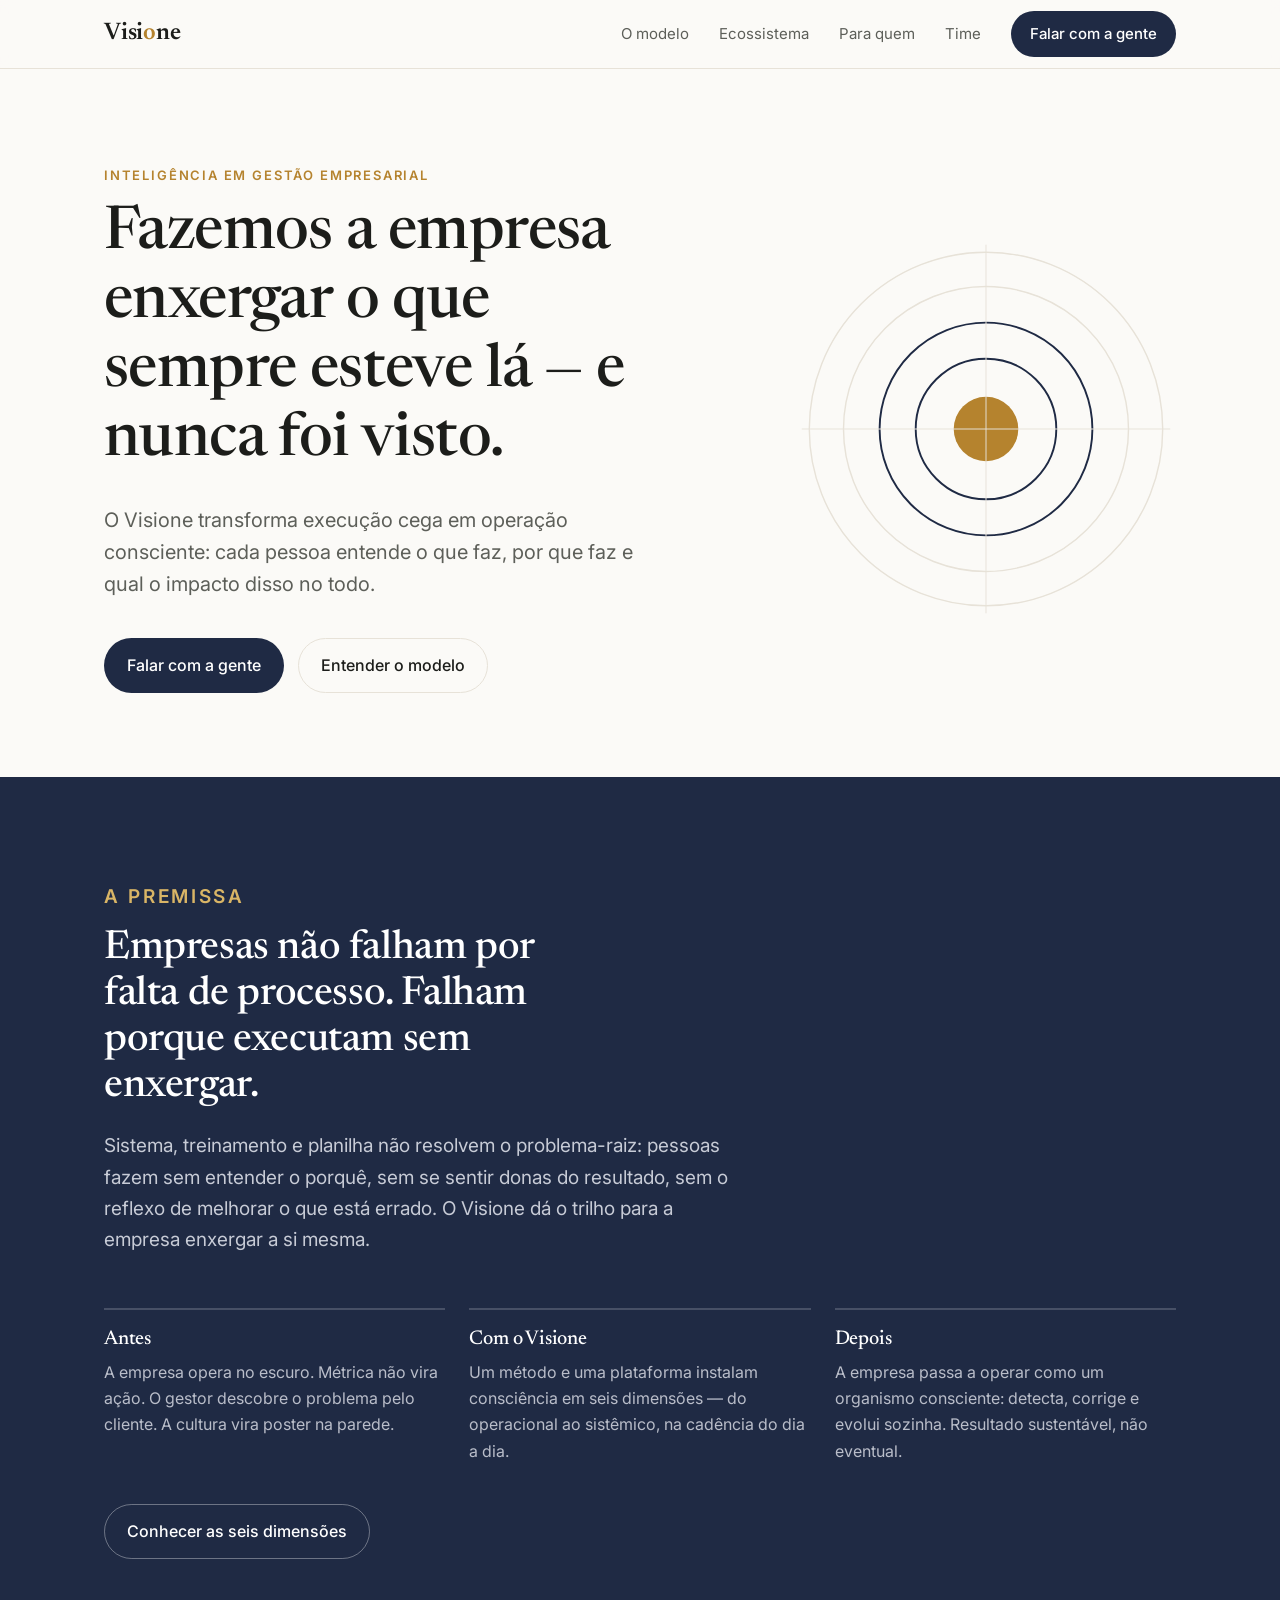
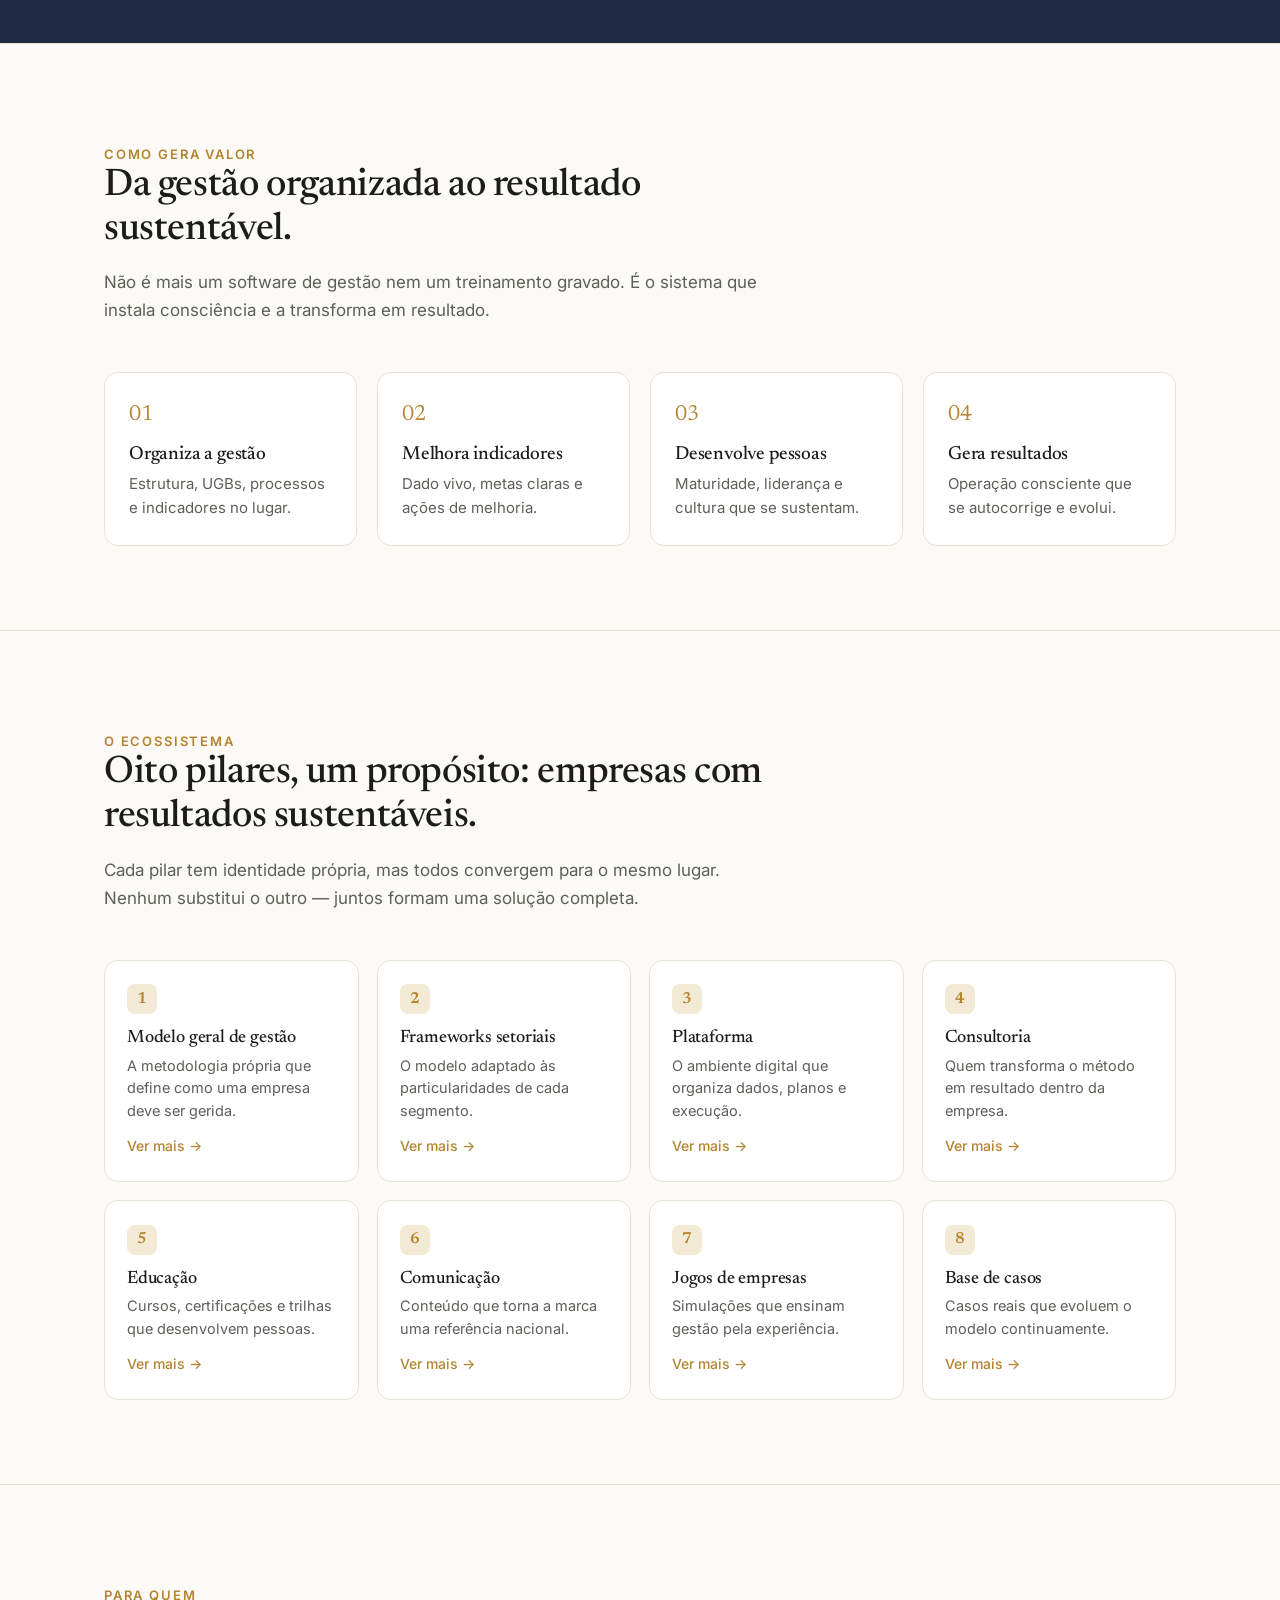
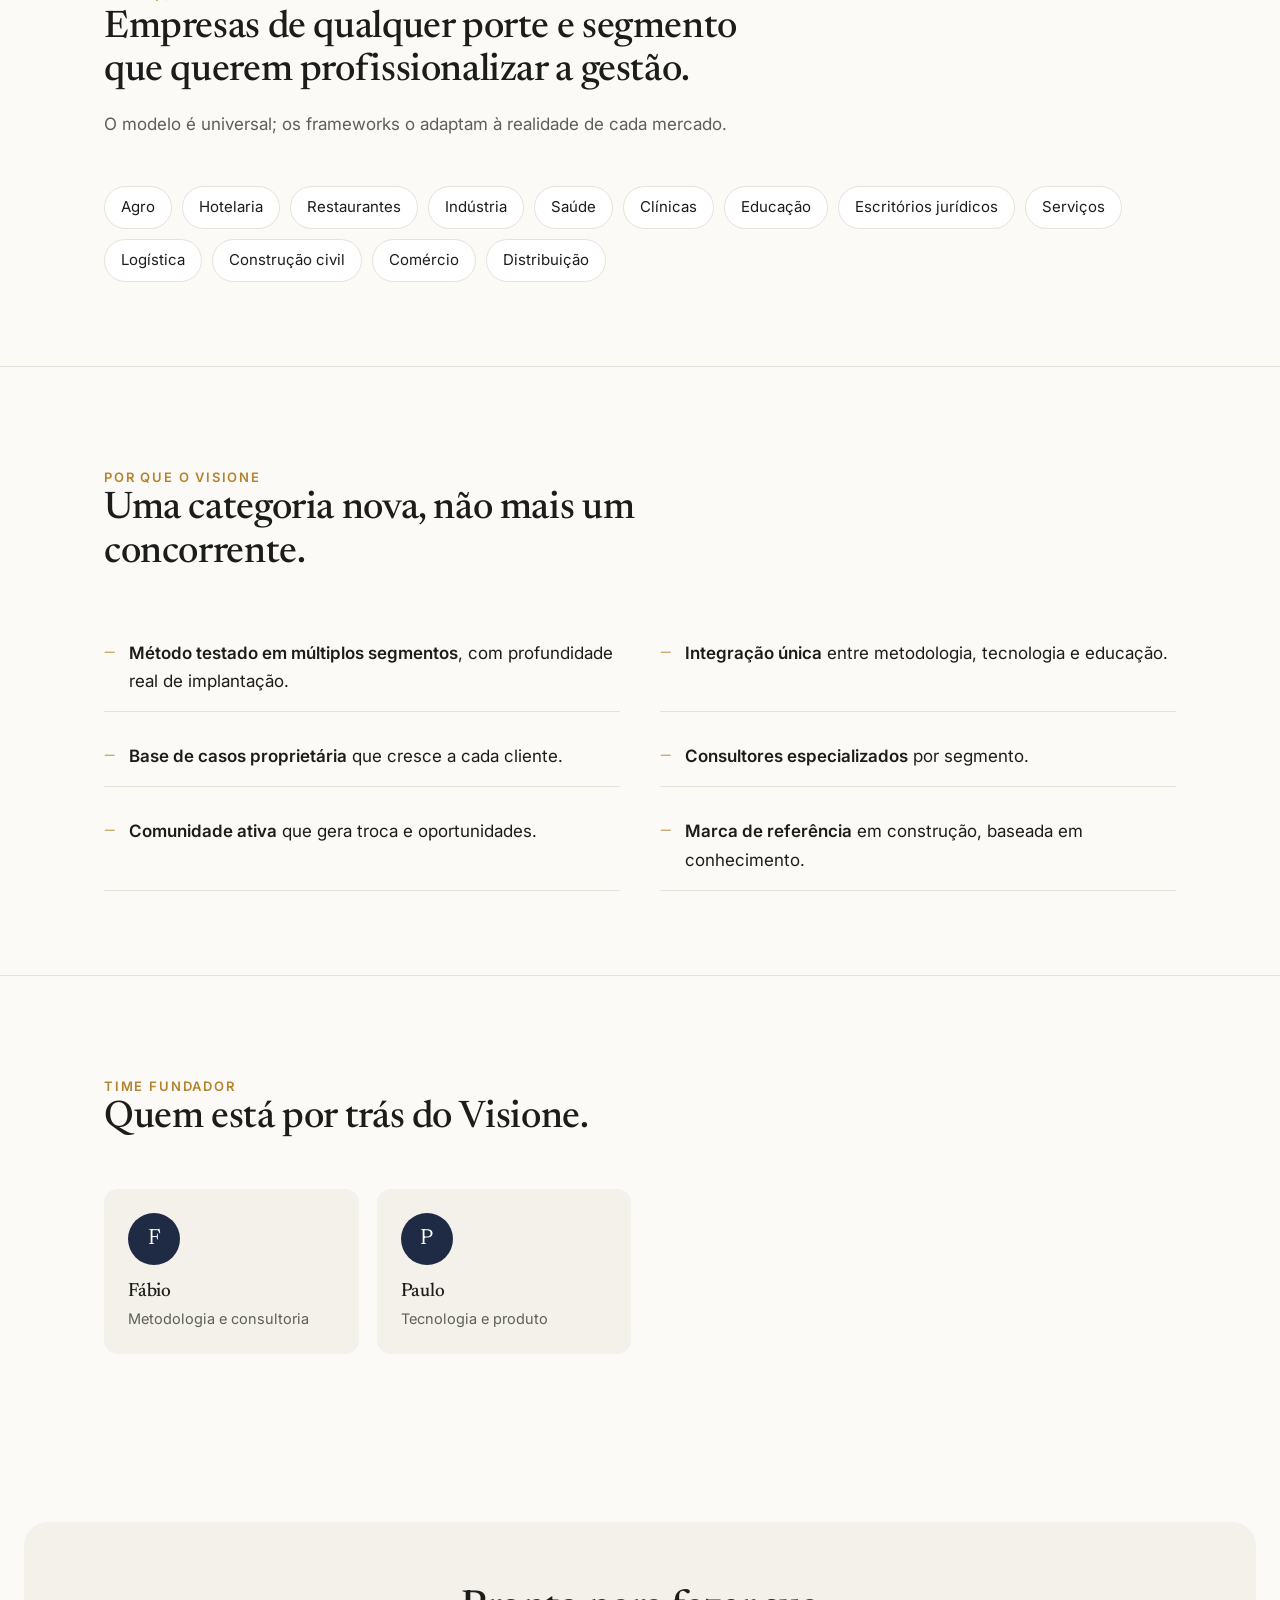
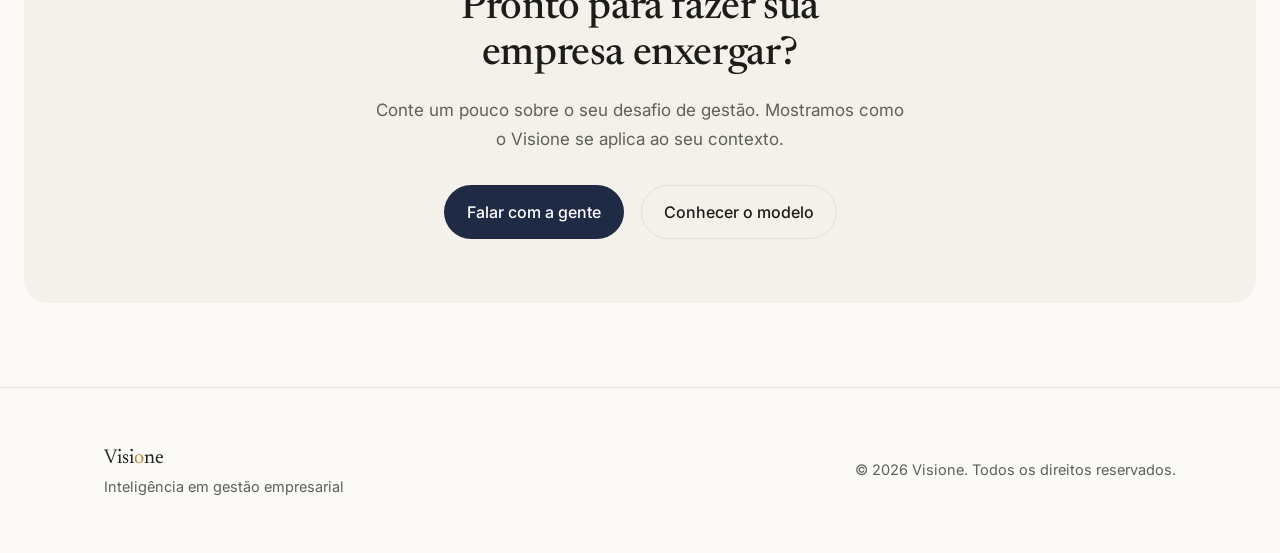
<file: index.html>
<!DOCTYPE html>
<html lang="pt-BR">
<head>
<meta charset="utf-8">
<meta name="viewport" content="width=device-width, initial-scale=1">
<title>Visione — Inteligência em gestão empresarial</title>
<meta name="description" content="O Visione transforma execução cega em operação consciente. Um ecossistema de gestão que combina método, plataforma, consultoria, educação e comunidade.">
<link rel="icon" href="favicon.svg" type="image/svg+xml">
<meta property="og:type" content="website">
<meta property="og:title" content="Visione — Inteligência em gestão empresarial">
<meta property="og:description" content="Fazemos a empresa enxergar o que sempre esteve lá — e nunca foi visto. Execução cega vira operação consciente.">
<meta property="og:locale" content="pt_BR">
<meta name="twitter:card" content="summary_large_image">
<link rel="preconnect" href="https://fonts.googleapis.com">
<link rel="preconnect" href="https://fonts.gstatic.com" crossorigin>
<link href="https://fonts.googleapis.com/css2?family=Inter:wght@400;500;600&family=Newsreader:opsz,wght@6..72,400;6..72,500;6..72,600&display=swap" rel="stylesheet">
<link rel="stylesheet" href="styles.css">
</head>
<body>

<header class="nav">
  <div class="wrap nav-inner">
    <a href="index.html" class="brand">Visi<span>o</span>ne</a>
    <input type="checkbox" id="navtoggle" class="nav-toggle">
    <label for="navtoggle" class="nav-burger" aria-label="Abrir menu">☰</label>
    <nav class="nav-links">
      <a href="o-modelo.html">O modelo</a>
      <a href="ecossistema.html">Ecossistema</a>
      <a href="index.html#para-quem">Para quem</a>
      <a href="index.html#time">Time</a>
      <a href="contato.html" class="btn btn-primary">Falar com a gente</a>
    </nav>
  </div>
</header>

<main>

  <!-- HERO -->
  <section class="hero" style="border-top:none">
    <div class="wrap hero-grid">
      <div class="reveal">
        <p class="eyebrow">Inteligência em gestão empresarial</p>
        <h1>Fazemos a empresa enxergar o que sempre esteve lá — e nunca foi visto.</h1>
        <p class="lead">O Visione transforma execução cega em operação consciente: cada pessoa entende o que faz, por que faz e qual o impacto disso no todo.</p>
        <div class="cta">
          <a href="contato.html" class="btn btn-primary">Falar com a gente</a>
          <a href="o-modelo.html" class="btn btn-ghost">Entender o modelo</a>
        </div>
      </div>
      <div class="reveal">
        <svg class="lens" viewBox="0 0 400 400" role="img" aria-label="Lente concêntrica, metáfora de enxergar">
          <circle cx="200" cy="200" r="186" fill="none" stroke="#E7E2D8" stroke-width="1.5"/>
          <circle cx="200" cy="200" r="150" fill="none" stroke="#E7E2D8" stroke-width="1.5"/>
          <circle cx="200" cy="200" r="112" fill="none" stroke="#1f2a44" stroke-width="2"/>
          <circle cx="200" cy="200" r="74" fill="none" stroke="#1f2a44" stroke-width="2"/>
          <circle cx="200" cy="200" r="34" fill="#B5832E"/>
          <line x1="200" y1="6" x2="200" y2="394" stroke="#E7E2D8" stroke-width="1"/>
          <line x1="6" y1="200" x2="394" y2="200" stroke="#E7E2D8" stroke-width="1"/>
        </svg>
      </div>
    </div>
  </section>

  <!-- PREMISSA (escuro) -->
  <section class="dark" id="modelo">
    <div class="wrap reveal">
      <p class="eyebrow">A premissa</p>
      <h2>Empresas não falham por falta de processo. Falham porque executam sem enxergar.</h2>
      <p>Sistema, treinamento e planilha não resolvem o problema-raiz: pessoas fazem sem entender o porquê, sem se sentir donas do resultado, sem o reflexo de melhorar o que está errado. O Visione dá o trilho para a empresa enxergar a si mesma.</p>
      <div class="narrative">
        <div>
          <h3>Antes</h3>
          <p>A empresa opera no escuro. Métrica não vira ação. O gestor descobre o problema pelo cliente. A cultura vira poster na parede.</p>
        </div>
        <div>
          <h3>Com o Visione</h3>
          <p>Um método e uma plataforma instalam consciência em seis dimensões — do operacional ao sistêmico, na cadência do dia a dia.</p>
        </div>
        <div>
          <h3>Depois</h3>
          <p>A empresa passa a operar como um organismo consciente: detecta, corrige e evolui sozinha. Resultado sustentável, não eventual.</p>
        </div>
      </div>
      <div style="margin-top:40px">
        <a href="o-modelo.html" class="btn btn-ghost" style="color:#fff;border-color:rgba(255,255,255,.35)">Conhecer as seis dimensões</a>
      </div>
    </div>
  </section>

  <!-- COMO GERA VALOR -->
  <section>
    <div class="wrap">
      <div class="section-head reveal">
        <p class="eyebrow">Como gera valor</p>
        <h2>Da gestão organizada ao resultado sustentável.</h2>
        <p class="muted">Não é mais um software de gestão nem um treinamento gravado. É o sistema que instala consciência e a transforma em resultado.</p>
      </div>
      <div class="steps reveal">
        <div class="step"><div class="n">01</div><h3>Organiza a gestão</h3><p>Estrutura, UGBs, processos e indicadores no lugar.</p></div>
        <div class="step"><div class="n">02</div><h3>Melhora indicadores</h3><p>Dado vivo, metas claras e ações de melhoria.</p></div>
        <div class="step"><div class="n">03</div><h3>Desenvolve pessoas</h3><p>Maturidade, liderança e cultura que se sustentam.</p></div>
        <div class="step"><div class="n">04</div><h3>Gera resultados</h3><p>Operação consciente que se autocorrige e evolui.</p></div>
      </div>
    </div>
  </section>

  <!-- ECOSSISTEMA / PILARES -->
  <section id="ecossistema">
    <div class="wrap">
      <div class="section-head reveal">
        <p class="eyebrow">O ecossistema</p>
        <h2>Oito pilares, um propósito: empresas com resultados sustentáveis.</h2>
        <p class="muted">Cada pilar tem identidade própria, mas todos convergem para o mesmo lugar. Nenhum substitui o outro — juntos formam uma solução completa.</p>
      </div>
      <div class="pillars reveal">
        <a class="pillar" href="ecossistema.html#pilar-1"><div class="num">1</div><h3>Modelo geral de gestão</h3><p>A metodologia própria que define como uma empresa deve ser gerida.</p><span class="more">Ver mais →</span></a>
        <a class="pillar" href="ecossistema.html#pilar-2"><div class="num">2</div><h3>Frameworks setoriais</h3><p>O modelo adaptado às particularidades de cada segmento.</p><span class="more">Ver mais →</span></a>
        <a class="pillar" href="ecossistema.html#pilar-3"><div class="num">3</div><h3>Plataforma</h3><p>O ambiente digital que organiza dados, planos e execução.</p><span class="more">Ver mais →</span></a>
        <a class="pillar" href="ecossistema.html#pilar-4"><div class="num">4</div><h3>Consultoria</h3><p>Quem transforma o método em resultado dentro da empresa.</p><span class="more">Ver mais →</span></a>
        <a class="pillar" href="ecossistema.html#pilar-5"><div class="num">5</div><h3>Educação</h3><p>Cursos, certificações e trilhas que desenvolvem pessoas.</p><span class="more">Ver mais →</span></a>
        <a class="pillar" href="ecossistema.html#pilar-6"><div class="num">6</div><h3>Comunicação</h3><p>Conteúdo que torna a marca uma referência nacional.</p><span class="more">Ver mais →</span></a>
        <a class="pillar" href="ecossistema.html#pilar-7"><div class="num">7</div><h3>Jogos de empresas</h3><p>Simulações que ensinam gestão pela experiência.</p><span class="more">Ver mais →</span></a>
        <a class="pillar" href="ecossistema.html#pilar-8"><div class="num">8</div><h3>Base de casos</h3><p>Casos reais que evoluem o modelo continuamente.</p><span class="more">Ver mais →</span></a>
      </div>
    </div>
  </section>

  <!-- PARA QUEM -->
  <section id="para-quem">
    <div class="wrap">
      <div class="section-head reveal">
        <p class="eyebrow">Para quem</p>
        <h2>Empresas de qualquer porte e segmento que querem profissionalizar a gestão.</h2>
        <p class="muted">O modelo é universal; os frameworks o adaptam à realidade de cada mercado.</p>
      </div>
      <div class="tags reveal">
        <span class="tag">Agro</span>
        <span class="tag">Hotelaria</span>
        <span class="tag">Restaurantes</span>
        <span class="tag">Indústria</span>
        <span class="tag">Saúde</span>
        <span class="tag">Clínicas</span>
        <span class="tag">Educação</span>
        <span class="tag">Escritórios jurídicos</span>
        <span class="tag">Serviços</span>
        <span class="tag">Logística</span>
        <span class="tag">Construção civil</span>
        <span class="tag">Comércio</span>
        <span class="tag">Distribuição</span>
      </div>
    </div>
  </section>

  <!-- DIFERENCIAIS -->
  <section>
    <div class="wrap">
      <div class="section-head reveal">
        <p class="eyebrow">Por que o Visione</p>
        <h2>Uma categoria nova, não mais um concorrente.</h2>
      </div>
      <div class="diffs reveal">
        <div class="diff"><span class="mark">—</span><p><strong>Método testado em múltiplos segmentos</strong>, com profundidade real de implantação.</p></div>
        <div class="diff"><span class="mark">—</span><p><strong>Integração única</strong> entre metodologia, tecnologia e educação.</p></div>
        <div class="diff"><span class="mark">—</span><p><strong>Base de casos proprietária</strong> que cresce a cada cliente.</p></div>
        <div class="diff"><span class="mark">—</span><p><strong>Consultores especializados</strong> por segmento.</p></div>
        <div class="diff"><span class="mark">—</span><p><strong>Comunidade ativa</strong> que gera troca e oportunidades.</p></div>
        <div class="diff"><span class="mark">—</span><p><strong>Marca de referência</strong> em construção, baseada em conhecimento.</p></div>
      </div>
    </div>
  </section>

  <!-- TIME -->
  <section id="time">
    <div class="wrap">
      <div class="section-head reveal">
        <p class="eyebrow">Time fundador</p>
        <h2>Quem está por trás do Visione.</h2>
      </div>
      <div class="team reveal">
        <div class="member"><div class="av">F</div><h3>Fábio</h3><p>Metodologia e consultoria</p></div>
        <div class="member"><div class="av">P</div><h3>Paulo</h3><p>Tecnologia e produto</p></div>
      </div>
    </div>
  </section>

  <!-- CTA FINAL -->
  <section id="contato" style="border-top:none">
    <div class="cta-final reveal">
      <h2>Pronto para fazer sua empresa enxergar?</h2>
      <p class="muted">Conte um pouco sobre o seu desafio de gestão. Mostramos como o Visione se aplica ao seu contexto.</p>
      <a href="contato.html" class="btn btn-primary">Falar com a gente</a>
      <a href="o-modelo.html" class="btn btn-ghost">Conhecer o modelo</a>
    </div>
  </section>

</main>

<footer>
  <div class="wrap foot-inner">
    <div>
      <div class="foot-brand">Visi<span style="color:var(--ochre)">o</span>ne</div>
      <div>Inteligência em gestão empresarial</div>
    </div>
    <div>© 2026 Visione. Todos os direitos reservados.</div>
  </div>
</footer>

<script src="site.js"></script>
</body>
</html>
</file>
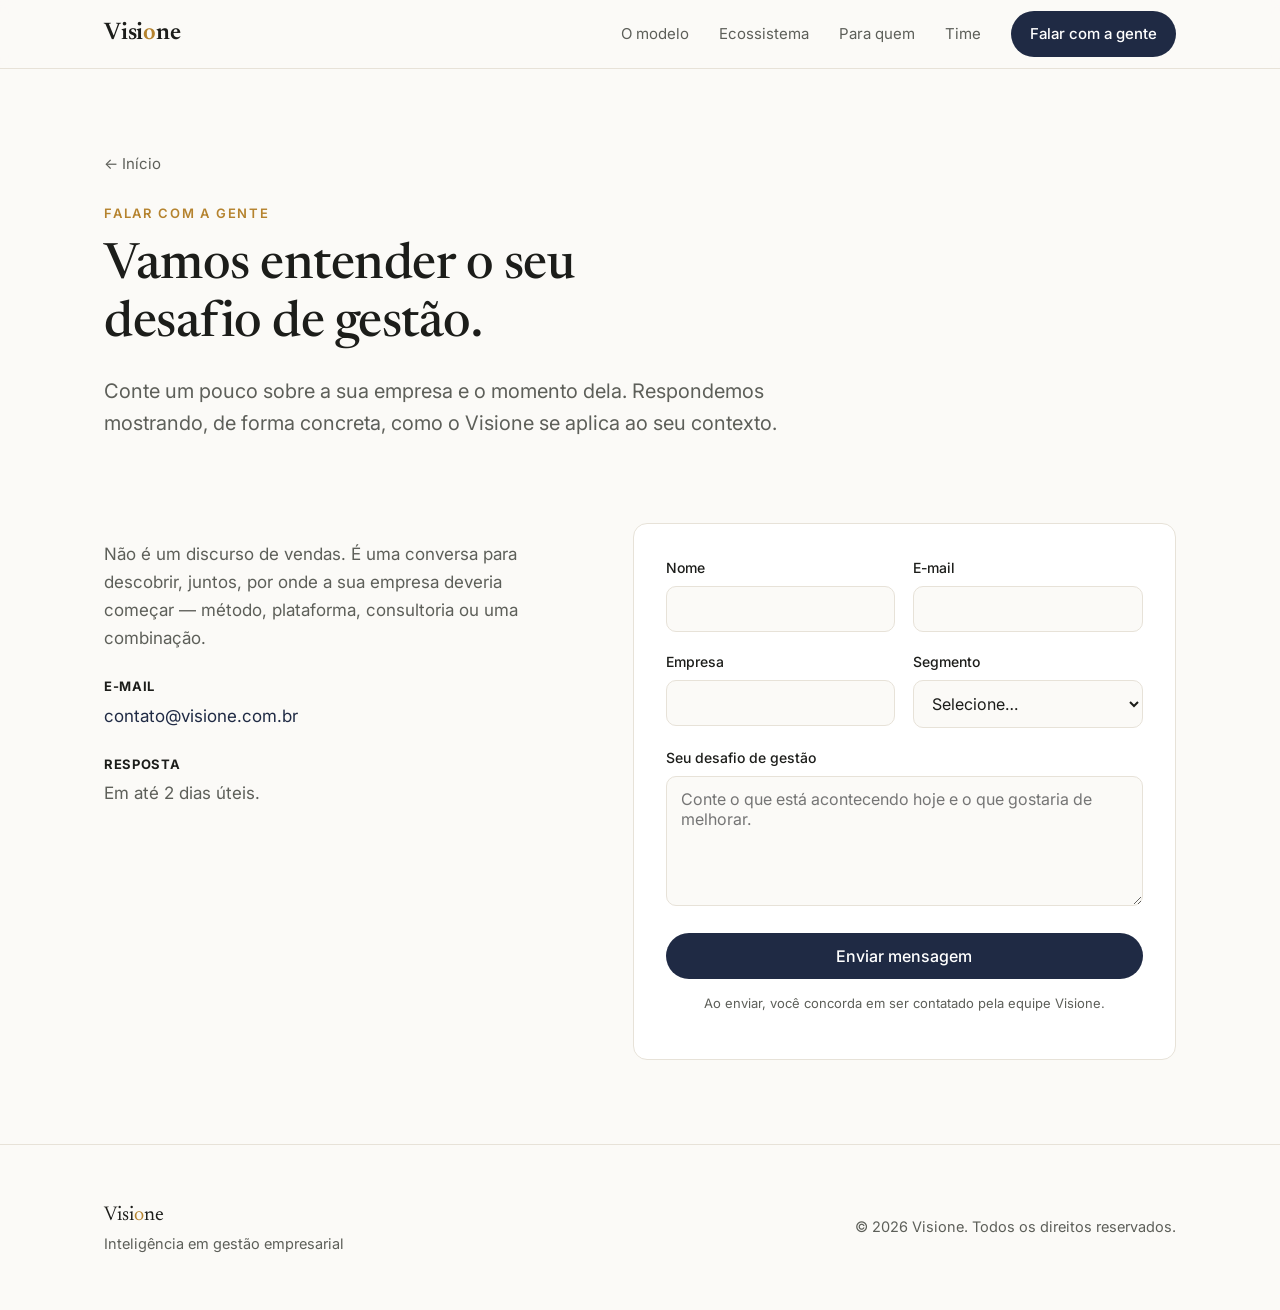
<file: contato.html>
<!DOCTYPE html>
<html lang="pt-BR">
<head>
<meta charset="utf-8">
<meta name="viewport" content="width=device-width, initial-scale=1">
<title>Falar com a gente — Visione</title>
<meta name="description" content="Conte sobre o seu desafio de gestão. Mostramos como o Visione se aplica ao seu contexto.">
<link rel="icon" href="favicon.svg" type="image/svg+xml">
<meta property="og:type" content="website">
<meta property="og:title" content="Falar com a gente — Visione">
<meta property="og:description" content="Conte sobre o seu desafio de gestão e descubra como o Visione se aplica.">
<link rel="preconnect" href="https://fonts.googleapis.com">
<link rel="preconnect" href="https://fonts.gstatic.com" crossorigin>
<link href="https://fonts.googleapis.com/css2?family=Inter:wght@400;500;600&family=Newsreader:opsz,wght@6..72,400;6..72,500;6..72,600&display=swap" rel="stylesheet">
<link rel="stylesheet" href="styles.css">
</head>
<body>

<header class="nav">
  <div class="wrap nav-inner">
    <a href="index.html" class="brand">Visi<span>o</span>ne</a>
    <input type="checkbox" id="navtoggle" class="nav-toggle">
    <label for="navtoggle" class="nav-burger" aria-label="Abrir menu">☰</label>
    <nav class="nav-links">
      <a href="o-modelo.html">O modelo</a>
      <a href="ecossistema.html">Ecossistema</a>
      <a href="index.html#para-quem">Para quem</a>
      <a href="index.html#time">Time</a>
      <a href="contato.html" class="btn btn-primary">Falar com a gente</a>
    </nav>
  </div>
</header>

<main>

  <section class="subhero">
    <div class="wrap reveal">
      <a href="index.html" class="back">← Início</a>
      <p class="eyebrow">Falar com a gente</p>
      <h1>Vamos entender o seu desafio de gestão.</h1>
      <p class="lead">Conte um pouco sobre a sua empresa e o momento dela. Respondemos mostrando, de forma concreta, como o Visione se aplica ao seu contexto.</p>
    </div>
  </section>

  <section style="border-top:none;padding-top:8px">
    <div class="wrap contact-grid reveal">

      <div class="contact-aside">
        <p>Não é um discurso de vendas. É uma conversa para descobrir, juntos, por onde a sua empresa deveria começar — método, plataforma, consultoria ou uma combinação.</p>
        <div class="channel">
          <h4>E-mail</h4>
          <a href="mailto:contato@visione.com.br">contato@visione.com.br</a>
        </div>
        <div class="channel">
          <h4>Resposta</h4>
          <p style="margin:0">Em até 2 dias úteis.</p>
        </div>
      </div>

      <form class="contact" action="https://formsubmit.co/paulomenezes2813@gmail.com" method="POST">
        <input type="hidden" name="_subject" value="Novo contato pelo site Visione">
        <input type="hidden" name="_template" value="table">
        <input type="hidden" name="_next" value="https://paulomenezes2813.github.io/visione/obrigado.html">
        <div class="field-row">
          <div class="field">
            <label for="nome">Nome</label>
            <input type="text" id="nome" name="nome" required autocomplete="name">
          </div>
          <div class="field">
            <label for="email">E-mail</label>
            <input type="email" id="email" name="email" required autocomplete="email">
          </div>
        </div>
        <div class="field-row">
          <div class="field">
            <label for="empresa">Empresa</label>
            <input type="text" id="empresa" name="empresa" autocomplete="organization">
          </div>
          <div class="field">
            <label for="segmento">Segmento</label>
            <select id="segmento" name="segmento">
              <option value="">Selecione…</option>
              <option>Agro</option>
              <option>Hotelaria</option>
              <option>Restaurantes</option>
              <option>Indústria</option>
              <option>Saúde / Clínicas</option>
              <option>Educação</option>
              <option>Escritórios jurídicos</option>
              <option>Serviços</option>
              <option>Logística</option>
              <option>Construção civil</option>
              <option>Comércio / Distribuição</option>
              <option>Outro</option>
            </select>
          </div>
        </div>
        <div class="field">
          <label for="mensagem">Seu desafio de gestão</label>
          <textarea id="mensagem" name="mensagem" required placeholder="Conte o que está acontecendo hoje e o que gostaria de melhorar."></textarea>
        </div>
        <input class="hp" type="text" name="_honey" tabindex="-1" autocomplete="off" aria-hidden="true">
        <button type="submit" class="btn btn-primary">Enviar mensagem</button>
        <p class="form-note">Ao enviar, você concorda em ser contatado pela equipe Visione.</p>
      </form>

    </div>
  </section>

</main>

<footer>
  <div class="wrap foot-inner">
    <div>
      <div class="foot-brand">Visi<span style="color:var(--ochre)">o</span>ne</div>
      <div>Inteligência em gestão empresarial</div>
    </div>
    <div>© 2026 Visione. Todos os direitos reservados.</div>
  </div>
</footer>

<script src="site.js"></script>
</body>
</html>
</file>
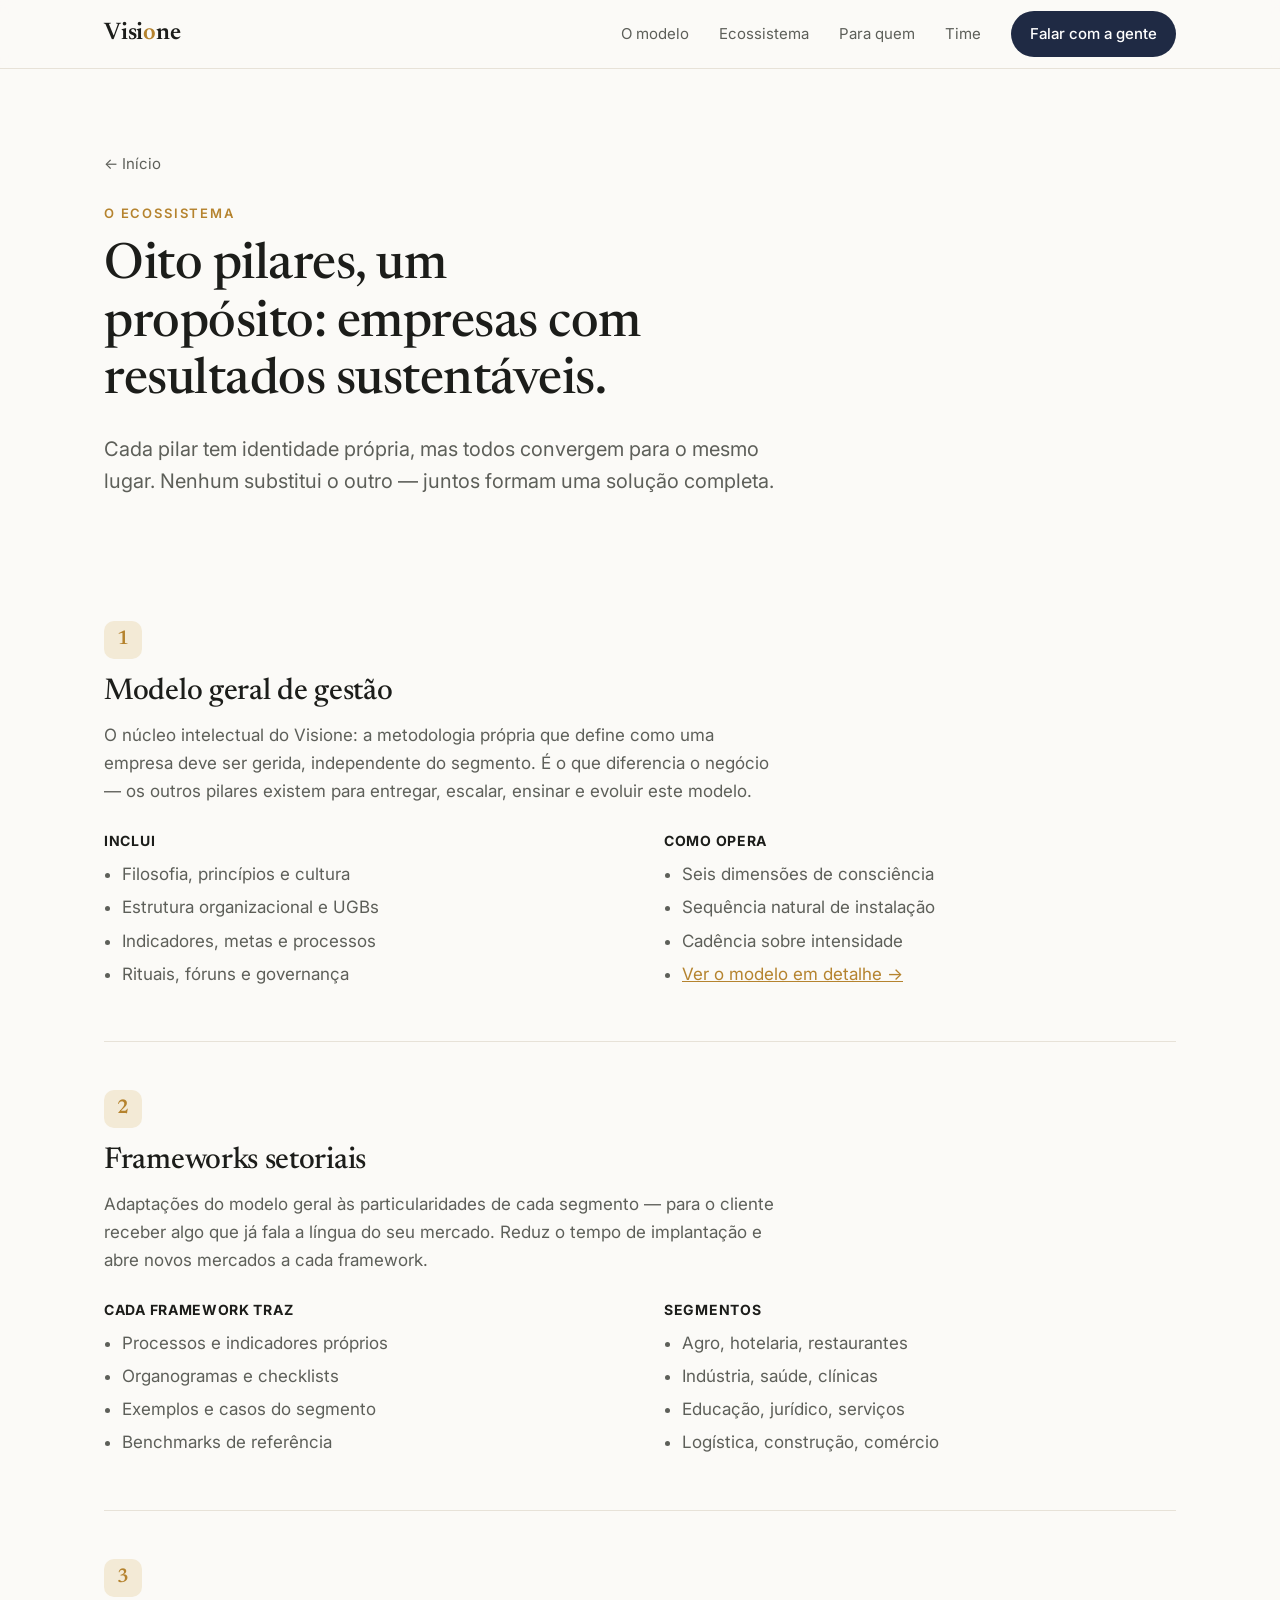
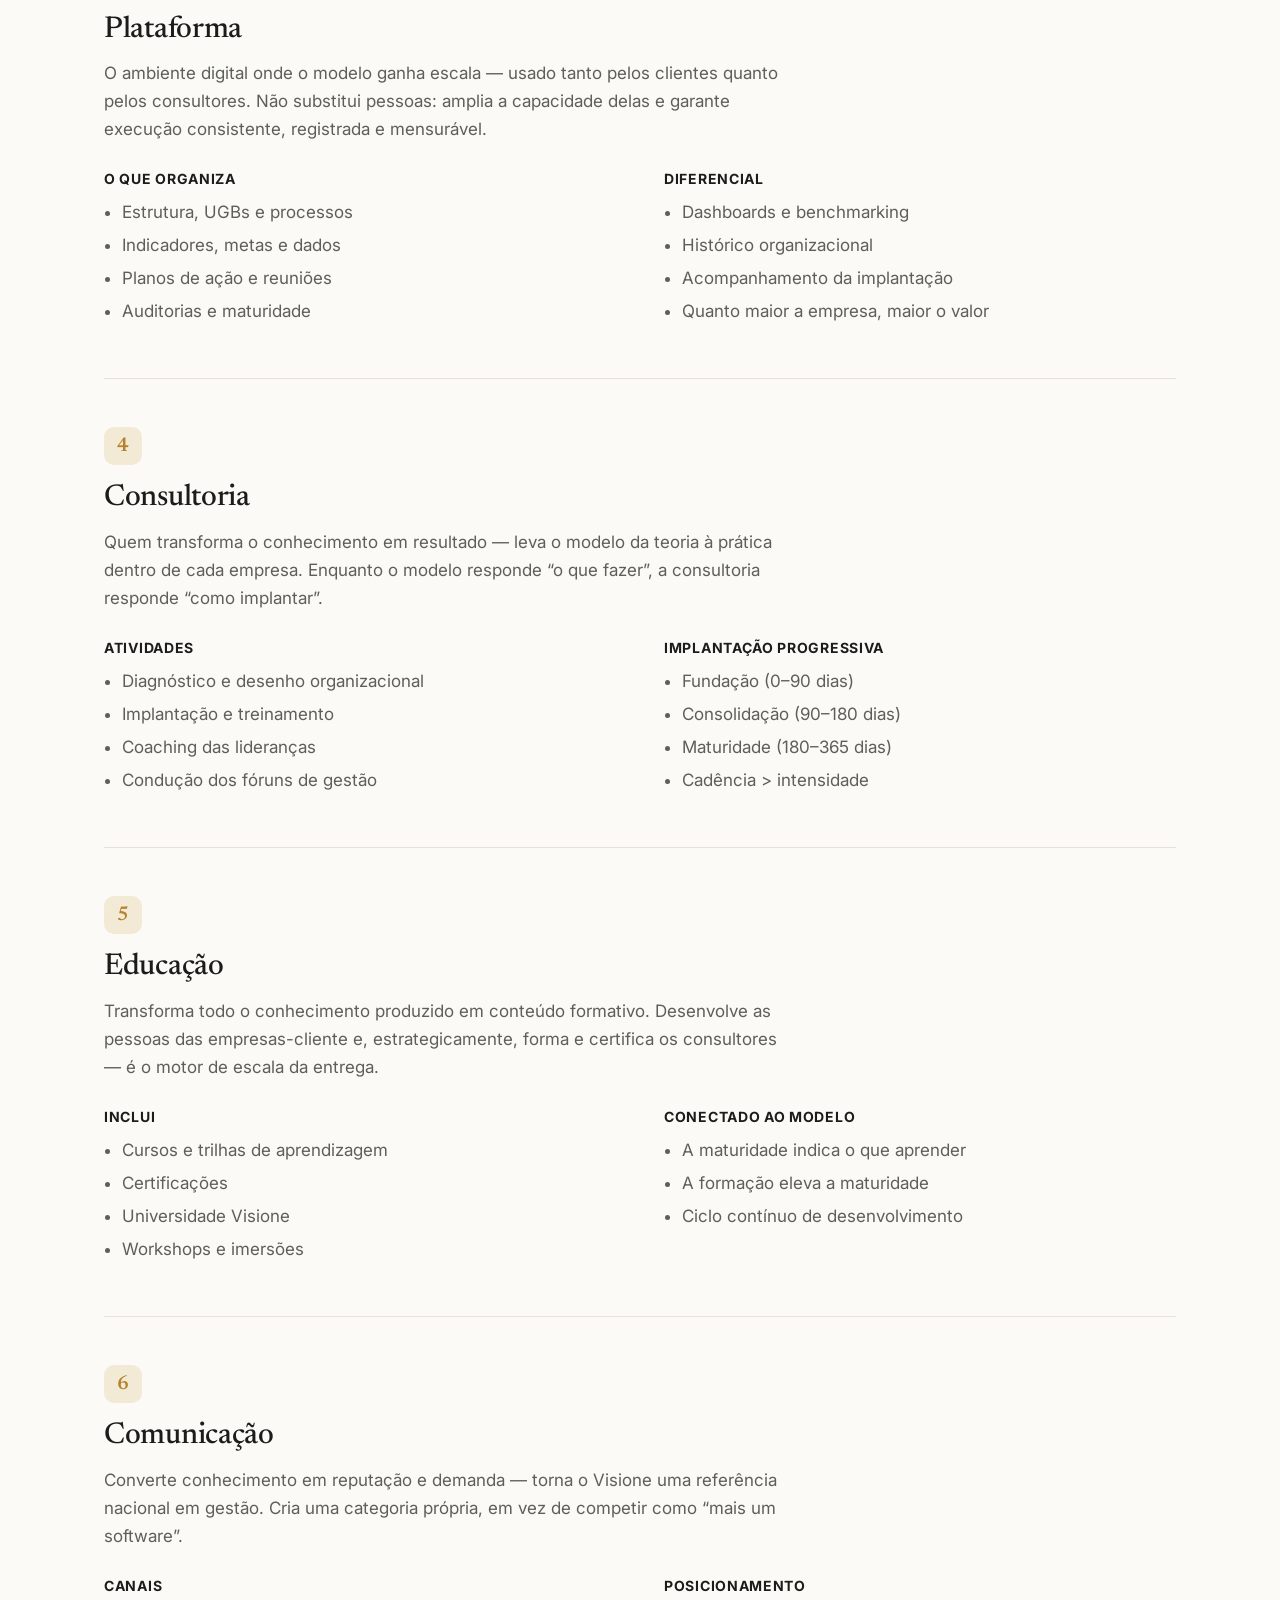
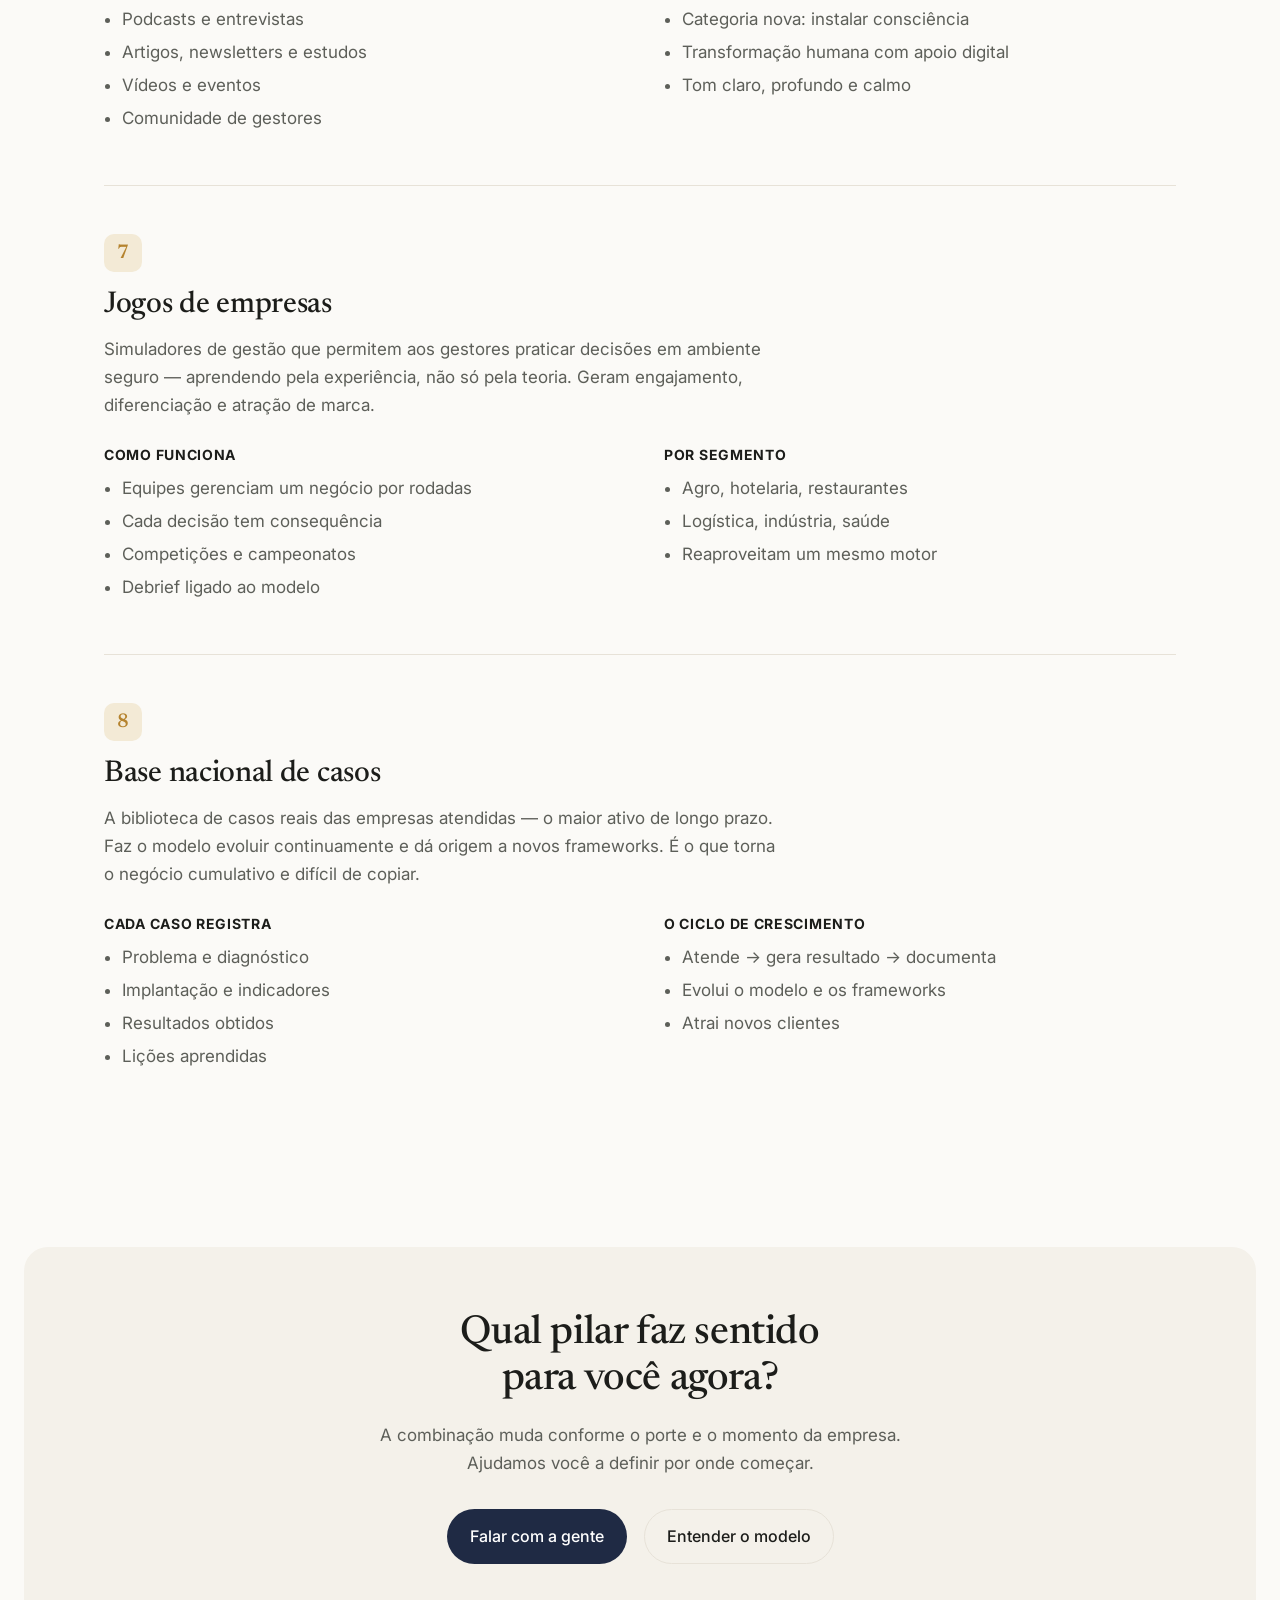
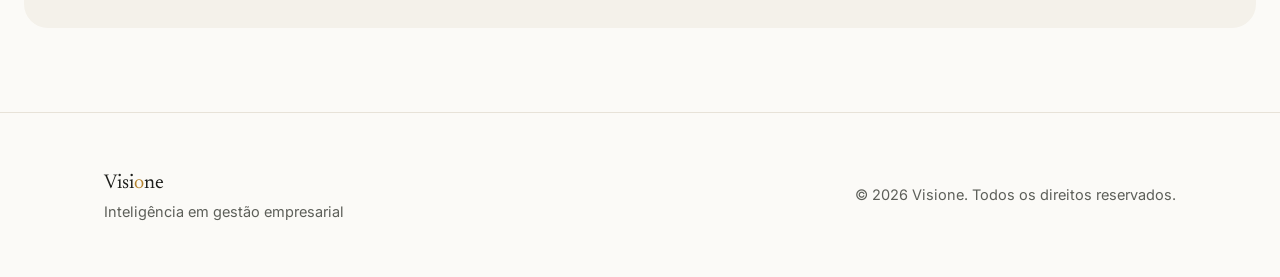
<file: ecossistema.html>
<!DOCTYPE html>
<html lang="pt-BR">
<head>
<meta charset="utf-8">
<meta name="viewport" content="width=device-width, initial-scale=1">
<title>O ecossistema — Visione</title>
<meta name="description" content="Os oito pilares do Visione: modelo geral, frameworks setoriais, plataforma, consultoria, educação, comunicação, jogos de empresas e base de casos.">
<link rel="icon" href="favicon.svg" type="image/svg+xml">
<meta property="og:type" content="article">
<meta property="og:title" content="O ecossistema — Visione">
<meta property="og:description" content="Oito pilares, um propósito: empresas com resultados sustentáveis.">
<link rel="preconnect" href="https://fonts.googleapis.com">
<link rel="preconnect" href="https://fonts.gstatic.com" crossorigin>
<link href="https://fonts.googleapis.com/css2?family=Inter:wght@400;500;600&family=Newsreader:opsz,wght@6..72,400;6..72,500;6..72,600&display=swap" rel="stylesheet">
<link rel="stylesheet" href="styles.css">
</head>
<body>

<header class="nav">
  <div class="wrap nav-inner">
    <a href="index.html" class="brand">Visi<span>o</span>ne</a>
    <input type="checkbox" id="navtoggle" class="nav-toggle">
    <label for="navtoggle" class="nav-burger" aria-label="Abrir menu">☰</label>
    <nav class="nav-links">
      <a href="o-modelo.html">O modelo</a>
      <a href="ecossistema.html">Ecossistema</a>
      <a href="index.html#para-quem">Para quem</a>
      <a href="index.html#time">Time</a>
      <a href="contato.html" class="btn btn-primary">Falar com a gente</a>
    </nav>
  </div>
</header>

<main>

  <section class="subhero">
    <div class="wrap reveal">
      <a href="index.html" class="back">← Início</a>
      <p class="eyebrow">O ecossistema</p>
      <h1>Oito pilares, um propósito: empresas com resultados sustentáveis.</h1>
      <p class="lead">Cada pilar tem identidade própria, mas todos convergem para o mesmo lugar. Nenhum substitui o outro — juntos formam uma solução completa.</p>
    </div>
  </section>

  <div class="wrap">

    <div class="pillar-detail reveal" id="pilar-1">
      <div class="num">1</div>
      <h2>Modelo geral de gestão</h2>
      <div class="body">
        <p>O núcleo intelectual do Visione: a metodologia própria que define como uma empresa deve ser gerida, independente do segmento. É o que diferencia o negócio — os outros pilares existem para entregar, escalar, ensinar e evoluir este modelo.</p>
        <div>
          <h4>Inclui</h4>
          <ul><li>Filosofia, princípios e cultura</li><li>Estrutura organizacional e UGBs</li><li>Indicadores, metas e processos</li><li>Rituais, fóruns e governança</li></ul>
        </div>
        <div>
          <h4>Como opera</h4>
          <ul><li>Seis dimensões de consciência</li><li>Sequência natural de instalação</li><li>Cadência sobre intensidade</li><li><a href="o-modelo.html" style="color:var(--ochre)">Ver o modelo em detalhe →</a></li></ul>
        </div>
      </div>
    </div>

    <div class="pillar-detail reveal" id="pilar-2">
      <div class="num">2</div>
      <h2>Frameworks setoriais</h2>
      <div class="body">
        <p>Adaptações do modelo geral às particularidades de cada segmento — para o cliente receber algo que já fala a língua do seu mercado. Reduz o tempo de implantação e abre novos mercados a cada framework.</p>
        <div>
          <h4>Cada framework traz</h4>
          <ul><li>Processos e indicadores próprios</li><li>Organogramas e checklists</li><li>Exemplos e casos do segmento</li><li>Benchmarks de referência</li></ul>
        </div>
        <div>
          <h4>Segmentos</h4>
          <ul><li>Agro, hotelaria, restaurantes</li><li>Indústria, saúde, clínicas</li><li>Educação, jurídico, serviços</li><li>Logística, construção, comércio</li></ul>
        </div>
      </div>
    </div>

    <div class="pillar-detail reveal" id="pilar-3">
      <div class="num">3</div>
      <h2>Plataforma</h2>
      <div class="body">
        <p>O ambiente digital onde o modelo ganha escala — usado tanto pelos clientes quanto pelos consultores. Não substitui pessoas: amplia a capacidade delas e garante execução consistente, registrada e mensurável.</p>
        <div>
          <h4>O que organiza</h4>
          <ul><li>Estrutura, UGBs e processos</li><li>Indicadores, metas e dados</li><li>Planos de ação e reuniões</li><li>Auditorias e maturidade</li></ul>
        </div>
        <div>
          <h4>Diferencial</h4>
          <ul><li>Dashboards e benchmarking</li><li>Histórico organizacional</li><li>Acompanhamento da implantação</li><li>Quanto maior a empresa, maior o valor</li></ul>
        </div>
      </div>
    </div>

    <div class="pillar-detail reveal" id="pilar-4">
      <div class="num">4</div>
      <h2>Consultoria</h2>
      <div class="body">
        <p>Quem transforma o conhecimento em resultado — leva o modelo da teoria à prática dentro de cada empresa. Enquanto o modelo responde “o que fazer”, a consultoria responde “como implantar”.</p>
        <div>
          <h4>Atividades</h4>
          <ul><li>Diagnóstico e desenho organizacional</li><li>Implantação e treinamento</li><li>Coaching das lideranças</li><li>Condução dos fóruns de gestão</li></ul>
        </div>
        <div>
          <h4>Implantação progressiva</h4>
          <ul><li>Fundação (0–90 dias)</li><li>Consolidação (90–180 dias)</li><li>Maturidade (180–365 dias)</li><li>Cadência &gt; intensidade</li></ul>
        </div>
      </div>
    </div>

    <div class="pillar-detail reveal" id="pilar-5">
      <div class="num">5</div>
      <h2>Educação</h2>
      <div class="body">
        <p>Transforma todo o conhecimento produzido em conteúdo formativo. Desenvolve as pessoas das empresas-cliente e, estrategicamente, forma e certifica os consultores — é o motor de escala da entrega.</p>
        <div>
          <h4>Inclui</h4>
          <ul><li>Cursos e trilhas de aprendizagem</li><li>Certificações</li><li>Universidade Visione</li><li>Workshops e imersões</li></ul>
        </div>
        <div>
          <h4>Conectado ao modelo</h4>
          <ul><li>A maturidade indica o que aprender</li><li>A formação eleva a maturidade</li><li>Ciclo contínuo de desenvolvimento</li></ul>
        </div>
      </div>
    </div>

    <div class="pillar-detail reveal" id="pilar-6">
      <div class="num">6</div>
      <h2>Comunicação</h2>
      <div class="body">
        <p>Converte conhecimento em reputação e demanda — torna o Visione uma referência nacional em gestão. Cria uma categoria própria, em vez de competir como “mais um software”.</p>
        <div>
          <h4>Canais</h4>
          <ul><li>Podcasts e entrevistas</li><li>Artigos, newsletters e estudos</li><li>Vídeos e eventos</li><li>Comunidade de gestores</li></ul>
        </div>
        <div>
          <h4>Posicionamento</h4>
          <ul><li>Categoria nova: instalar consciência</li><li>Transformação humana com apoio digital</li><li>Tom claro, profundo e calmo</li></ul>
        </div>
      </div>
    </div>

    <div class="pillar-detail reveal" id="pilar-7">
      <div class="num">7</div>
      <h2>Jogos de empresas</h2>
      <div class="body">
        <p>Simuladores de gestão que permitem aos gestores praticar decisões em ambiente seguro — aprendendo pela experiência, não só pela teoria. Geram engajamento, diferenciação e atração de marca.</p>
        <div>
          <h4>Como funciona</h4>
          <ul><li>Equipes gerenciam um negócio por rodadas</li><li>Cada decisão tem consequência</li><li>Competições e campeonatos</li><li>Debrief ligado ao modelo</li></ul>
        </div>
        <div>
          <h4>Por segmento</h4>
          <ul><li>Agro, hotelaria, restaurantes</li><li>Logística, indústria, saúde</li><li>Reaproveitam um mesmo motor</li></ul>
        </div>
      </div>
    </div>

    <div class="pillar-detail reveal" id="pilar-8">
      <div class="num">8</div>
      <h2>Base nacional de casos</h2>
      <div class="body">
        <p>A biblioteca de casos reais das empresas atendidas — o maior ativo de longo prazo. Faz o modelo evoluir continuamente e dá origem a novos frameworks. É o que torna o negócio cumulativo e difícil de copiar.</p>
        <div>
          <h4>Cada caso registra</h4>
          <ul><li>Problema e diagnóstico</li><li>Implantação e indicadores</li><li>Resultados obtidos</li><li>Lições aprendidas</li></ul>
        </div>
        <div>
          <h4>O ciclo de crescimento</h4>
          <ul><li>Atende → gera resultado → documenta</li><li>Evolui o modelo e os frameworks</li><li>Atrai novos clientes</li></ul>
        </div>
      </div>
    </div>

  </div>

  <section id="contato" style="border-top:none;margin-top:40px">
    <div class="cta-final reveal">
      <h2>Qual pilar faz sentido para você agora?</h2>
      <p class="muted">A combinação muda conforme o porte e o momento da empresa. Ajudamos você a definir por onde começar.</p>
      <a href="contato.html" class="btn btn-primary">Falar com a gente</a>
      <a href="o-modelo.html" class="btn btn-ghost">Entender o modelo</a>
    </div>
  </section>

</main>

<footer>
  <div class="wrap foot-inner">
    <div>
      <div class="foot-brand">Visi<span style="color:var(--ochre)">o</span>ne</div>
      <div>Inteligência em gestão empresarial</div>
    </div>
    <div>© 2026 Visione. Todos os direitos reservados.</div>
  </div>
</footer>

<script src="site.js"></script>
</body>
</html>
</file>
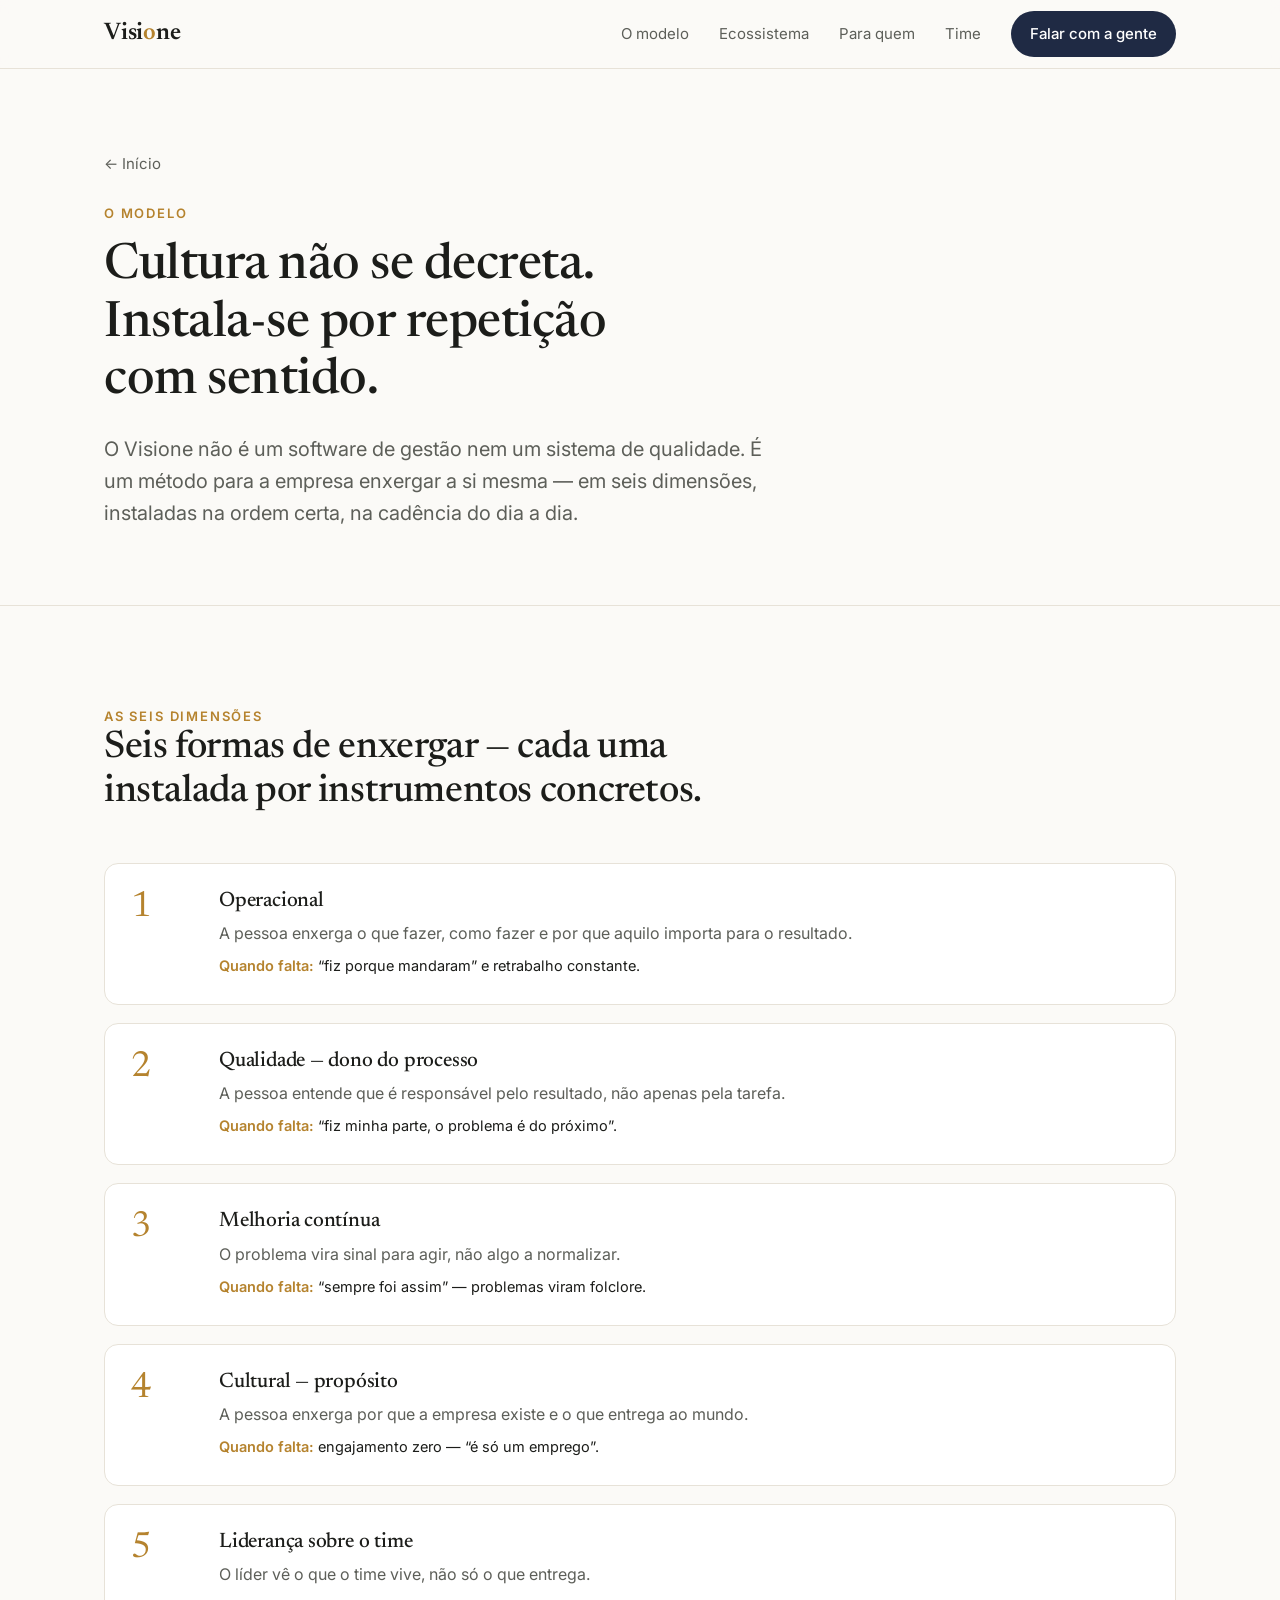
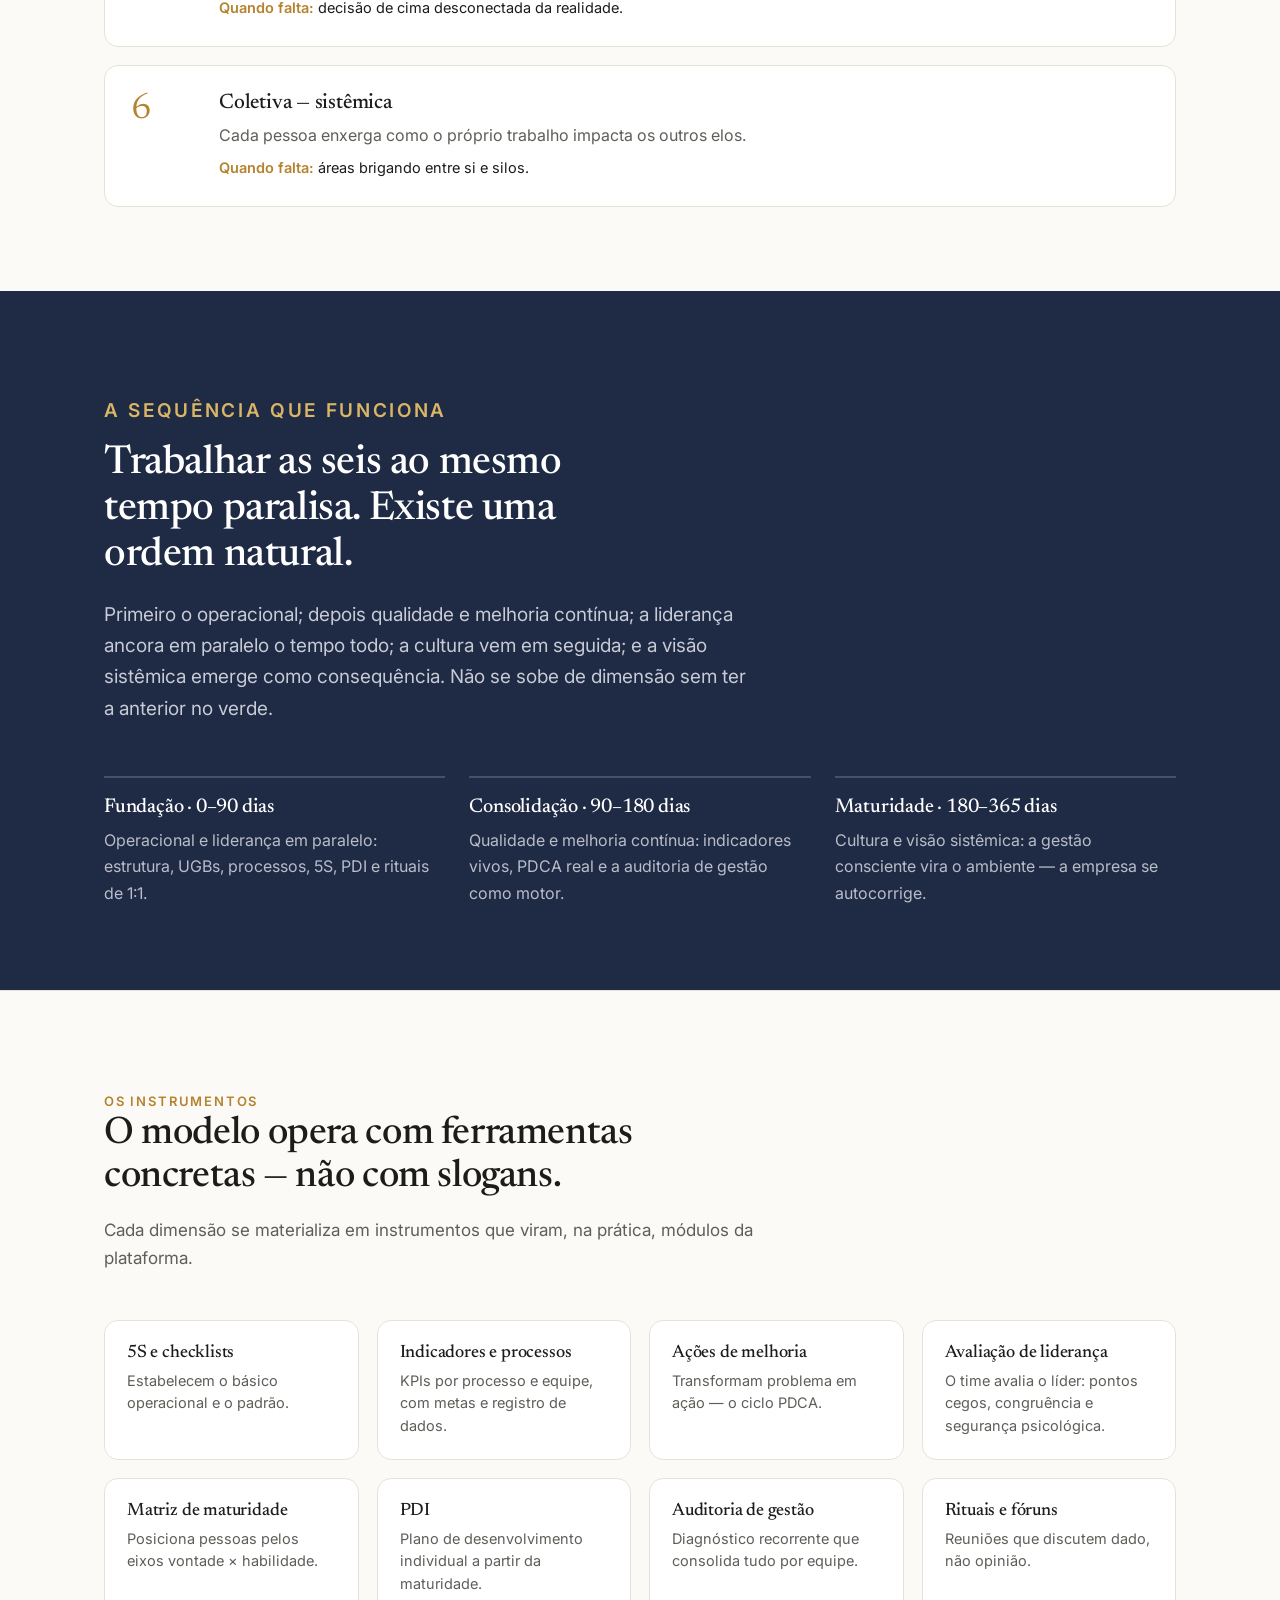
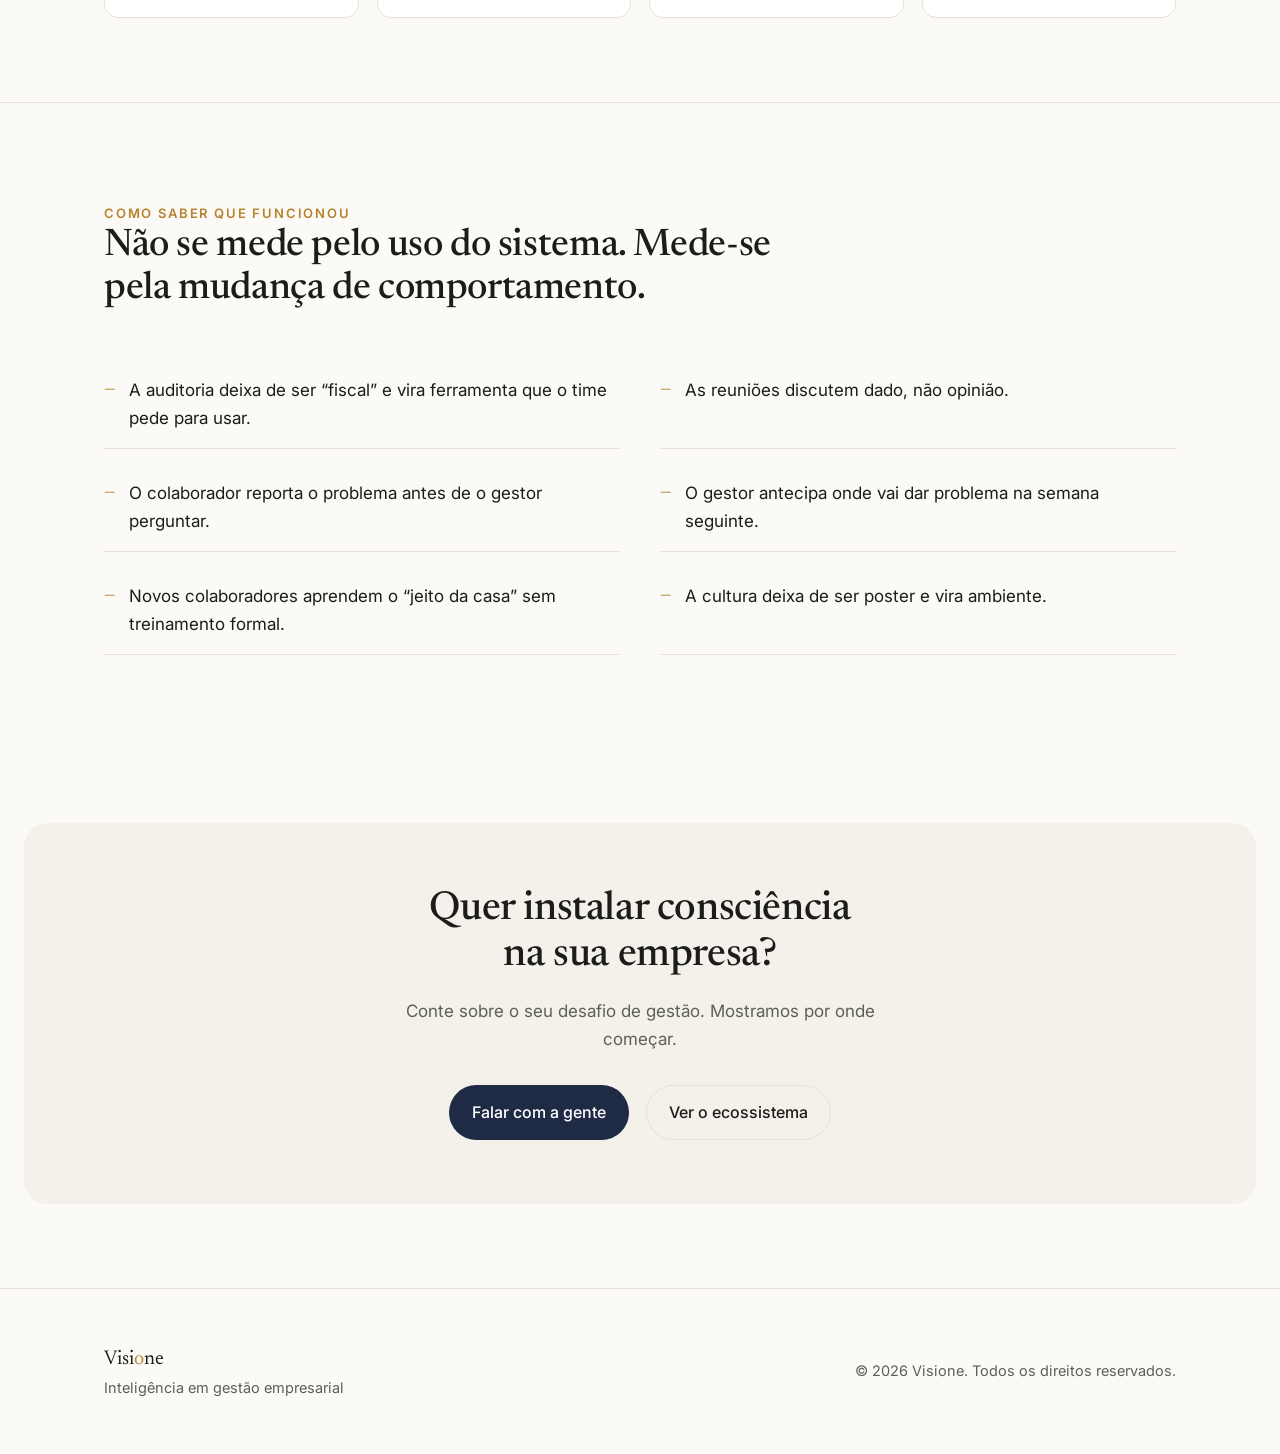
<file: o-modelo.html>
<!DOCTYPE html>
<html lang="pt-BR">
<head>
<meta charset="utf-8">
<meta name="viewport" content="width=device-width, initial-scale=1">
<title>O modelo — Visione</title>
<meta name="description" content="O modelo Visione instala consciência nas empresas em seis dimensões — do operacional ao sistêmico. Consciência não se decreta: instala-se por repetição com sentido.">
<link rel="icon" href="favicon.svg" type="image/svg+xml">
<meta property="og:type" content="article">
<meta property="og:title" content="O modelo — Visione">
<meta property="og:description" content="Seis dimensões de consciência, do operacional ao sistêmico.">
<link rel="preconnect" href="https://fonts.googleapis.com">
<link rel="preconnect" href="https://fonts.gstatic.com" crossorigin>
<link href="https://fonts.googleapis.com/css2?family=Inter:wght@400;500;600&family=Newsreader:opsz,wght@6..72,400;6..72,500;6..72,600&display=swap" rel="stylesheet">
<link rel="stylesheet" href="styles.css">
</head>
<body>

<header class="nav">
  <div class="wrap nav-inner">
    <a href="index.html" class="brand">Visi<span>o</span>ne</a>
    <input type="checkbox" id="navtoggle" class="nav-toggle">
    <label for="navtoggle" class="nav-burger" aria-label="Abrir menu">☰</label>
    <nav class="nav-links">
      <a href="o-modelo.html">O modelo</a>
      <a href="ecossistema.html">Ecossistema</a>
      <a href="index.html#para-quem">Para quem</a>
      <a href="index.html#time">Time</a>
      <a href="contato.html" class="btn btn-primary">Falar com a gente</a>
    </nav>
  </div>
</header>

<main>

  <section class="subhero">
    <div class="wrap reveal">
      <a href="index.html" class="back">← Início</a>
      <p class="eyebrow">O modelo</p>
      <h1>Cultura não se decreta. Instala-se por repetição com sentido.</h1>
      <p class="lead">O Visione não é um software de gestão nem um sistema de qualidade. É um método para a empresa enxergar a si mesma — em seis dimensões, instaladas na ordem certa, na cadência do dia a dia.</p>
    </div>
  </section>

  <!-- AS SEIS DIMENSÕES -->
  <section>
    <div class="wrap">
      <div class="section-head reveal">
        <p class="eyebrow">As seis dimensões</p>
        <h2>Seis formas de enxergar — cada uma instalada por instrumentos concretos.</h2>
      </div>
      <div class="dims reveal">
        <div class="dim"><div class="di">1</div><div>
          <h3>Operacional</h3>
          <p>A pessoa enxerga o que fazer, como fazer e por que aquilo importa para o resultado.</p>
          <p class="fail"><span>Quando falta:</span> “fiz porque mandaram” e retrabalho constante.</p>
        </div></div>
        <div class="dim"><div class="di">2</div><div>
          <h3>Qualidade — dono do processo</h3>
          <p>A pessoa entende que é responsável pelo resultado, não apenas pela tarefa.</p>
          <p class="fail"><span>Quando falta:</span> “fiz minha parte, o problema é do próximo”.</p>
        </div></div>
        <div class="dim"><div class="di">3</div><div>
          <h3>Melhoria contínua</h3>
          <p>O problema vira sinal para agir, não algo a normalizar.</p>
          <p class="fail"><span>Quando falta:</span> “sempre foi assim” — problemas viram folclore.</p>
        </div></div>
        <div class="dim"><div class="di">4</div><div>
          <h3>Cultural — propósito</h3>
          <p>A pessoa enxerga por que a empresa existe e o que entrega ao mundo.</p>
          <p class="fail"><span>Quando falta:</span> engajamento zero — “é só um emprego”.</p>
        </div></div>
        <div class="dim"><div class="di">5</div><div>
          <h3>Liderança sobre o time</h3>
          <p>O líder vê o que o time vive, não só o que entrega.</p>
          <p class="fail"><span>Quando falta:</span> decisão de cima desconectada da realidade.</p>
        </div></div>
        <div class="dim"><div class="di">6</div><div>
          <h3>Coletiva — sistêmica</h3>
          <p>Cada pessoa enxerga como o próprio trabalho impacta os outros elos.</p>
          <p class="fail"><span>Quando falta:</span> áreas brigando entre si e silos.</p>
        </div></div>
      </div>
    </div>
  </section>

  <!-- SEQUÊNCIA (escuro) -->
  <section class="dark">
    <div class="wrap reveal">
      <p class="eyebrow">A sequência que funciona</p>
      <h2>Trabalhar as seis ao mesmo tempo paralisa. Existe uma ordem natural.</h2>
      <p>Primeiro o operacional; depois qualidade e melhoria contínua; a liderança ancora em paralelo o tempo todo; a cultura vem em seguida; e a visão sistêmica emerge como consequência. Não se sobe de dimensão sem ter a anterior no verde.</p>
      <div class="narrative">
        <div><h3>Fundação · 0–90 dias</h3><p>Operacional e liderança em paralelo: estrutura, UGBs, processos, 5S, PDI e rituais de 1:1.</p></div>
        <div><h3>Consolidação · 90–180 dias</h3><p>Qualidade e melhoria contínua: indicadores vivos, PDCA real e a auditoria de gestão como motor.</p></div>
        <div><h3>Maturidade · 180–365 dias</h3><p>Cultura e visão sistêmica: a gestão consciente vira o ambiente — a empresa se autocorrige.</p></div>
      </div>
    </div>
  </section>

  <!-- INSTRUMENTOS -->
  <section>
    <div class="wrap">
      <div class="section-head reveal">
        <p class="eyebrow">Os instrumentos</p>
        <h2>O modelo opera com ferramentas concretas — não com slogans.</h2>
        <p class="muted">Cada dimensão se materializa em instrumentos que viram, na prática, módulos da plataforma.</p>
      </div>
      <div class="pillars reveal">
        <div class="pillar"><h3>5S e checklists</h3><p>Estabelecem o básico operacional e o padrão.</p></div>
        <div class="pillar"><h3>Indicadores e processos</h3><p>KPIs por processo e equipe, com metas e registro de dados.</p></div>
        <div class="pillar"><h3>Ações de melhoria</h3><p>Transformam problema em ação — o ciclo PDCA.</p></div>
        <div class="pillar"><h3>Avaliação de liderança</h3><p>O time avalia o líder: pontos cegos, congruência e segurança psicológica.</p></div>
        <div class="pillar"><h3>Matriz de maturidade</h3><p>Posiciona pessoas pelos eixos vontade × habilidade.</p></div>
        <div class="pillar"><h3>PDI</h3><p>Plano de desenvolvimento individual a partir da maturidade.</p></div>
        <div class="pillar"><h3>Auditoria de gestão</h3><p>Diagnóstico recorrente que consolida tudo por equipe.</p></div>
        <div class="pillar"><h3>Rituais e fóruns</h3><p>Reuniões que discutem dado, não opinião.</p></div>
      </div>
    </div>
  </section>

  <!-- SINAIS -->
  <section>
    <div class="wrap">
      <div class="section-head reveal">
        <p class="eyebrow">Como saber que funcionou</p>
        <h2>Não se mede pelo uso do sistema. Mede-se pela mudança de comportamento.</h2>
      </div>
      <div class="diffs reveal">
        <div class="diff"><span class="mark">—</span><p>A auditoria deixa de ser “fiscal” e vira ferramenta que o time pede para usar.</p></div>
        <div class="diff"><span class="mark">—</span><p>As reuniões discutem dado, não opinião.</p></div>
        <div class="diff"><span class="mark">—</span><p>O colaborador reporta o problema antes de o gestor perguntar.</p></div>
        <div class="diff"><span class="mark">—</span><p>O gestor antecipa onde vai dar problema na semana seguinte.</p></div>
        <div class="diff"><span class="mark">—</span><p>Novos colaboradores aprendem o “jeito da casa” sem treinamento formal.</p></div>
        <div class="diff"><span class="mark">—</span><p>A cultura deixa de ser poster e vira ambiente.</p></div>
      </div>
    </div>
  </section>

  <section id="contato" style="border-top:none">
    <div class="cta-final reveal">
      <h2>Quer instalar consciência na sua empresa?</h2>
      <p class="muted">Conte sobre o seu desafio de gestão. Mostramos por onde começar.</p>
      <a href="contato.html" class="btn btn-primary">Falar com a gente</a>
      <a href="ecossistema.html" class="btn btn-ghost">Ver o ecossistema</a>
    </div>
  </section>

</main>

<footer>
  <div class="wrap foot-inner">
    <div>
      <div class="foot-brand">Visi<span style="color:var(--ochre)">o</span>ne</div>
      <div>Inteligência em gestão empresarial</div>
    </div>
    <div>© 2026 Visione. Todos os direitos reservados.</div>
  </div>
</footer>

<script src="site.js"></script>
</body>
</html>
</file>
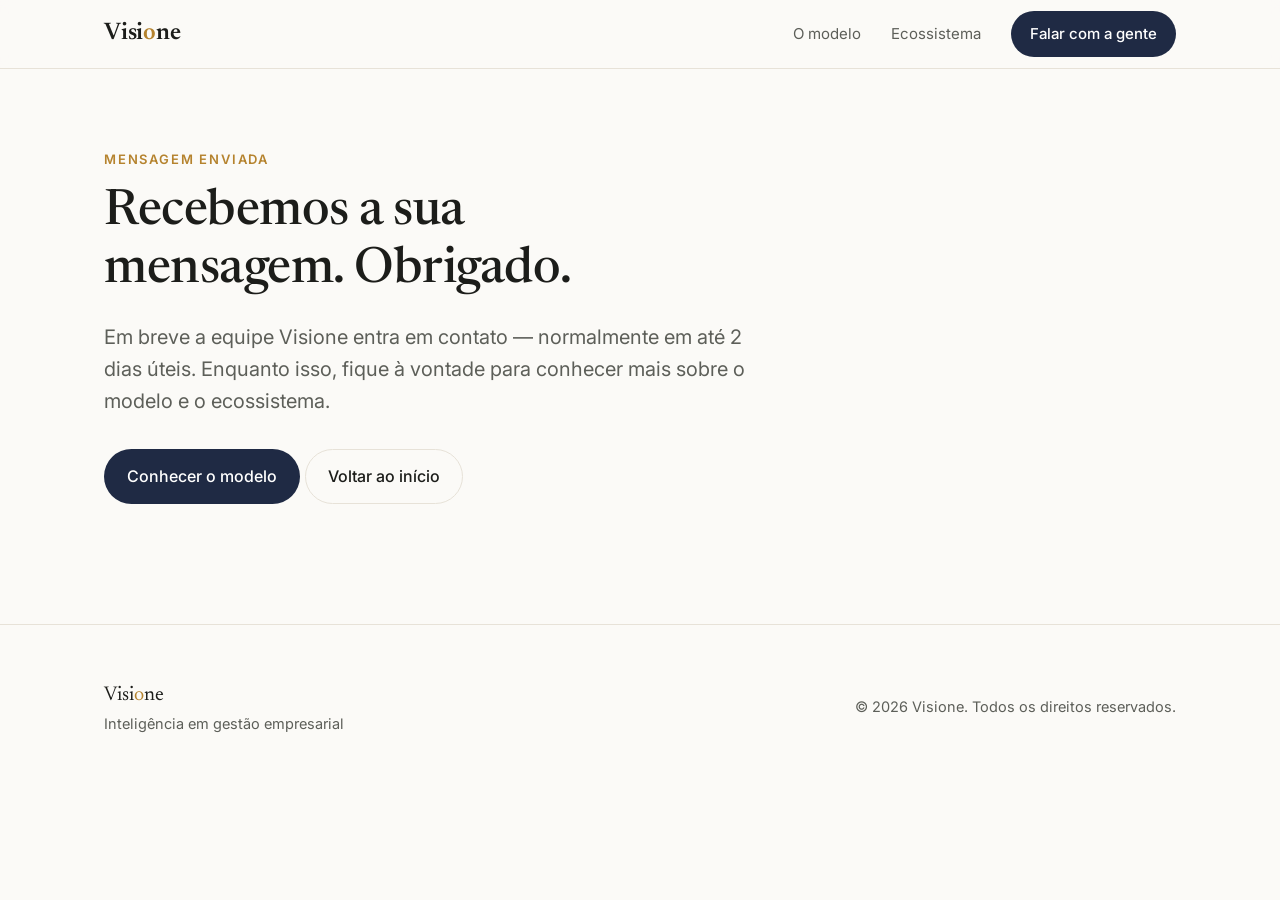
<file: obrigado.html>
<!DOCTYPE html>
<html lang="pt-BR">
<head>
<meta charset="utf-8">
<meta name="viewport" content="width=device-width, initial-scale=1">
<title>Mensagem enviada — Visione</title>
<meta name="robots" content="noindex">
<link rel="icon" href="favicon.svg" type="image/svg+xml">
<link rel="preconnect" href="https://fonts.googleapis.com">
<link rel="preconnect" href="https://fonts.gstatic.com" crossorigin>
<link href="https://fonts.googleapis.com/css2?family=Inter:wght@400;500;600&family=Newsreader:opsz,wght@6..72,400;6..72,500;6..72,600&display=swap" rel="stylesheet">
<link rel="stylesheet" href="styles.css">
</head>
<body>
<header class="nav">
  <div class="wrap nav-inner">
    <a href="index.html" class="brand">Visi<span>o</span>ne</a>
    <nav class="nav-links">
      <a href="o-modelo.html">O modelo</a>
      <a href="ecossistema.html">Ecossistema</a>
      <a href="contato.html" class="btn btn-primary">Falar com a gente</a>
    </nav>
  </div>
</header>
<main>
  <section class="subhero" style="padding-bottom:120px">
    <div class="wrap">
      <p class="eyebrow">Mensagem enviada</p>
      <h1>Recebemos a sua mensagem. Obrigado.</h1>
      <p class="lead">Em breve a equipe Visione entra em contato — normalmente em até 2 dias úteis. Enquanto isso, fique à vontade para conhecer mais sobre o modelo e o ecossistema.</p>
      <div class="cta" style="margin-top:32px">
        <a href="o-modelo.html" class="btn btn-primary">Conhecer o modelo</a>
        <a href="index.html" class="btn btn-ghost">Voltar ao início</a>
      </div>
    </div>
  </section>
</main>
<footer>
  <div class="wrap foot-inner">
    <div>
      <div class="foot-brand">Visi<span style="color:var(--ochre)">o</span>ne</div>
      <div>Inteligência em gestão empresarial</div>
    </div>
    <div>© 2026 Visione. Todos os direitos reservados.</div>
  </div>
</footer>
</body>
</html>
</file>
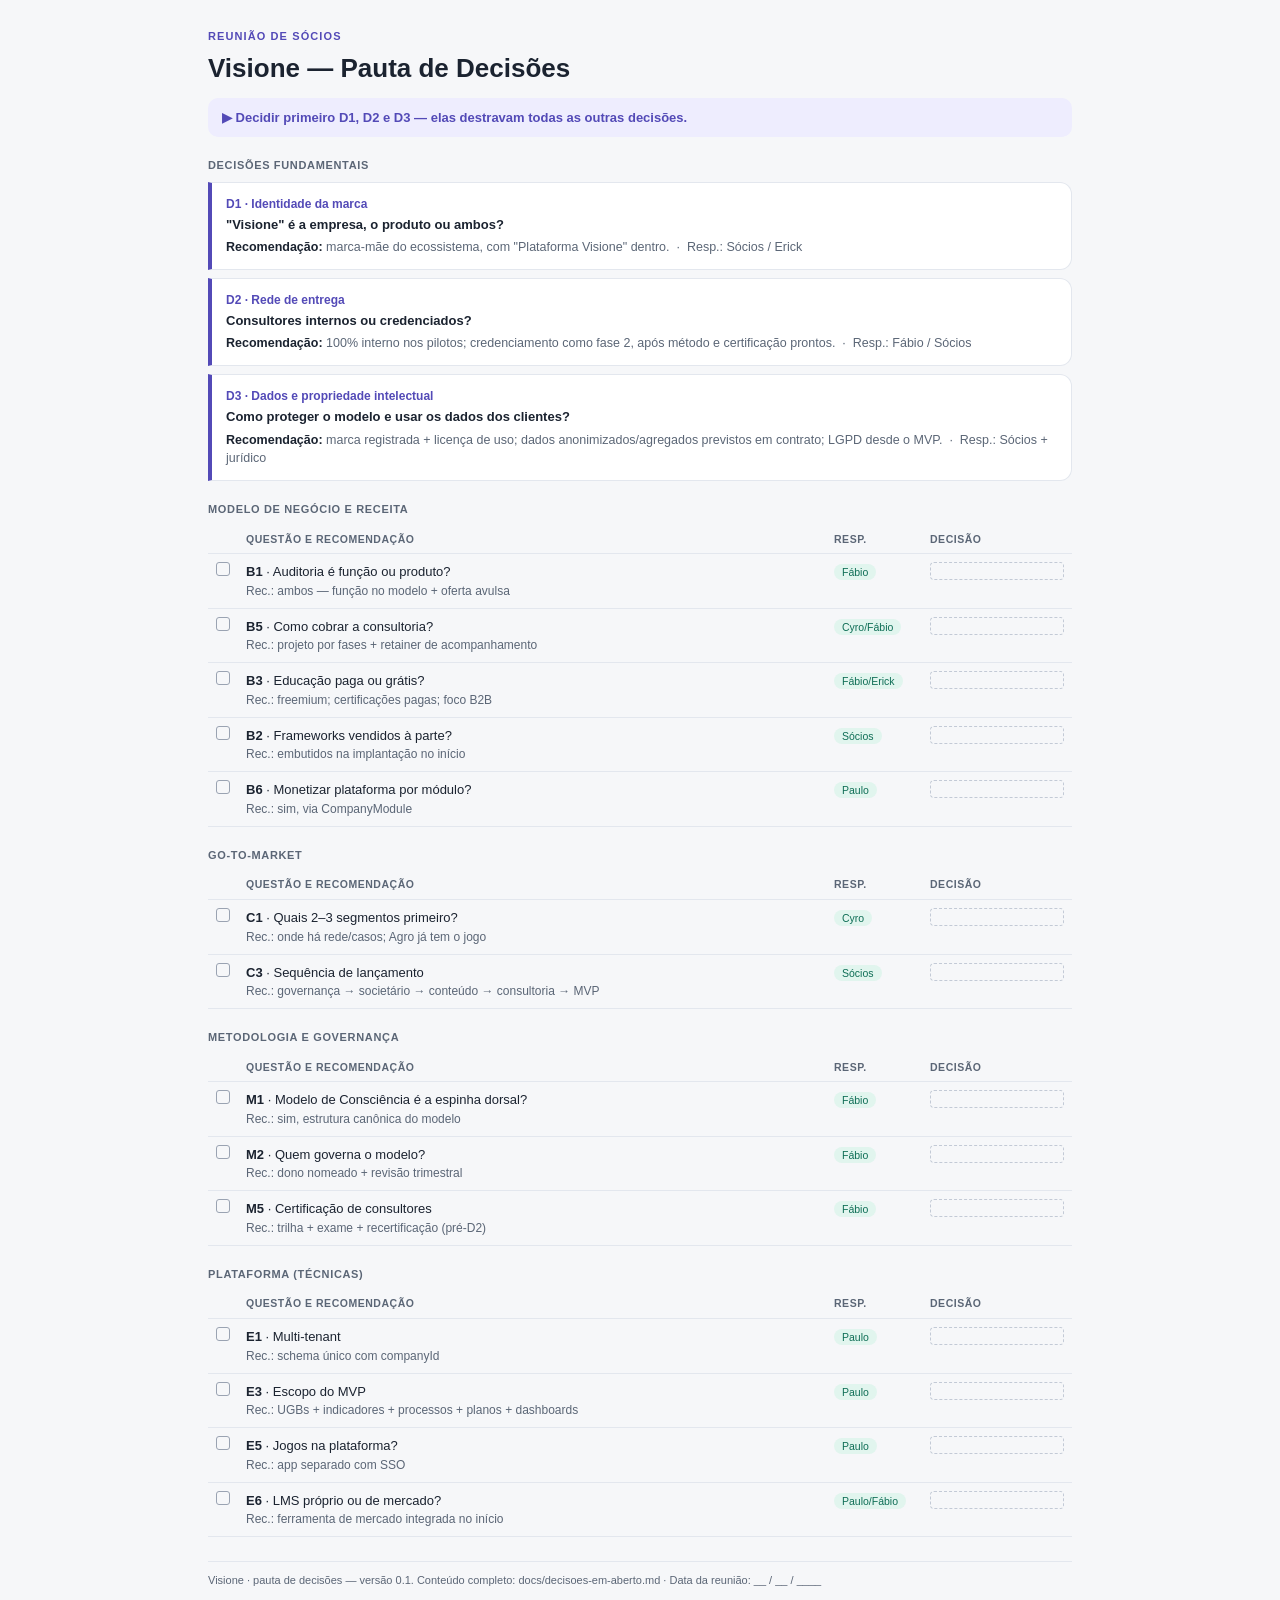
<file: docs/decisoes-pauta.html>
<!DOCTYPE html>
<html lang="pt-BR">
<head>
<meta charset="utf-8">
<meta name="viewport" content="width=device-width, initial-scale=1">
<title>Visione — Pauta de Decisões</title>
<style>
  :root{
    --ink:#1b2330; --muted:#5b6676; --line:#e3e7ee;
    --teal:#0f6e56; --purple:#534ab7; --purple-bg:#eeedfe;
    --card:#ffffff; --page:#f6f7f9;
  }
  *{box-sizing:border-box}
  body{margin:0;background:var(--page);color:var(--ink);
    font-family:-apple-system,BlinkMacSystemFont,"Segoe UI",Roboto,Helvetica,Arial,sans-serif;
    font-size:13px;line-height:1.5}
  .page{max-width:920px;margin:0 auto;padding:28px}
  .kick{font-size:11px;letter-spacing:.1em;text-transform:uppercase;color:var(--purple);font-weight:600}
  h1{font-size:26px;margin:4px 0 10px;font-weight:700}
  .flag{background:var(--purple-bg);color:var(--purple);border-radius:10px;padding:10px 14px;font-weight:600;margin-bottom:18px}
  .sec{font-size:11px;letter-spacing:.06em;text-transform:uppercase;color:var(--muted);font-weight:600;margin:20px 0 8px}
  .key{background:var(--card);border:1px solid var(--line);border-left:4px solid var(--purple);border-radius:0 12px 12px 0;padding:12px 14px;margin-bottom:8px}
  .kid{font-weight:700;color:var(--purple);font-size:12px}
  .q{font-weight:600;margin:2px 0 4px}
  .rec{color:var(--muted);font-size:12.5px}
  .rec b{color:var(--ink)}
  table{width:100%;border-collapse:collapse;margin-top:4px}
  th{font-size:10.5px;text-transform:uppercase;letter-spacing:.05em;color:var(--muted);text-align:left;font-weight:600;padding:6px 8px;border-bottom:1px solid var(--line)}
  td{padding:8px;border-bottom:1px solid var(--line);vertical-align:top}
  td .id{font-weight:700;color:var(--ink)}
  td .rc{color:var(--muted);font-size:12px}
  .own{font-size:10.5px;color:var(--teal);background:#e1f5ee;border-radius:999px;padding:2px 8px;white-space:nowrap}
  .chk{width:14px;height:14px;border:1.5px solid #9aa3b2;border-radius:3px;display:inline-block}
  .dec{border:1px dashed #c3cad6;border-radius:4px;min-height:18px}
  col.cchk{width:30px} col.cown{width:96px} col.cdec{width:150px}
  footer{margin-top:24px;color:var(--muted);font-size:11px;border-top:1px solid var(--line);padding-top:10px}
  @media print{
    body{background:#fff}
    .page{max-width:none;padding:0}
    .key,tr{break-inside:avoid}
    @page{margin:12mm}
  }
</style>
</head>
<body>
<div class="page">
  <div class="kick">Reunião de sócios</div>
  <h1>Visione — Pauta de Decisões</h1>
  <div class="flag">▶ Decidir primeiro D1, D2 e D3 — elas destravam todas as outras decisões.</div>

  <div class="sec">Decisões fundamentais</div>
  <div class="key">
    <div class="kid">D1 · Identidade da marca</div>
    <div class="q">"Visione" é a empresa, o produto ou ambos?</div>
    <div class="rec"><b>Recomendação:</b> marca-mãe do ecossistema, com "Plataforma Visione" dentro. &nbsp;·&nbsp; Resp.: Sócios / Erick</div>
  </div>
  <div class="key">
    <div class="kid">D2 · Rede de entrega</div>
    <div class="q">Consultores internos ou credenciados?</div>
    <div class="rec"><b>Recomendação:</b> 100% interno nos pilotos; credenciamento como fase 2, após método e certificação prontos. &nbsp;·&nbsp; Resp.: Fábio / Sócios</div>
  </div>
  <div class="key">
    <div class="kid">D3 · Dados e propriedade intelectual</div>
    <div class="q">Como proteger o modelo e usar os dados dos clientes?</div>
    <div class="rec"><b>Recomendação:</b> marca registrada + licença de uso; dados anonimizados/agregados previstos em contrato; LGPD desde o MVP. &nbsp;·&nbsp; Resp.: Sócios + jurídico</div>
  </div>

  <div class="sec">Modelo de negócio e receita</div>
  <table><colgroup><col class="cchk"><col><col class="cown"><col class="cdec"></colgroup>
    <tr><th></th><th>Questão e recomendação</th><th>Resp.</th><th>Decisão</th></tr>
    <tr><td><span class="chk"></span></td><td><span class="id">B1</span> · Auditoria é função ou produto? <div class="rc">Rec.: ambos — função no modelo + oferta avulsa</div></td><td><span class="own">Fábio</span></td><td><div class="dec"></div></td></tr>
    <tr><td><span class="chk"></span></td><td><span class="id">B5</span> · Como cobrar a consultoria? <div class="rc">Rec.: projeto por fases + retainer de acompanhamento</div></td><td><span class="own">Cyro/Fábio</span></td><td><div class="dec"></div></td></tr>
    <tr><td><span class="chk"></span></td><td><span class="id">B3</span> · Educação paga ou grátis? <div class="rc">Rec.: freemium; certificações pagas; foco B2B</div></td><td><span class="own">Fábio/Erick</span></td><td><div class="dec"></div></td></tr>
    <tr><td><span class="chk"></span></td><td><span class="id">B2</span> · Frameworks vendidos à parte? <div class="rc">Rec.: embutidos na implantação no início</div></td><td><span class="own">Sócios</span></td><td><div class="dec"></div></td></tr>
    <tr><td><span class="chk"></span></td><td><span class="id">B6</span> · Monetizar plataforma por módulo? <div class="rc">Rec.: sim, via CompanyModule</div></td><td><span class="own">Paulo</span></td><td><div class="dec"></div></td></tr>
  </table>

  <div class="sec">Go-to-market</div>
  <table><colgroup><col class="cchk"><col><col class="cown"><col class="cdec"></colgroup>
    <tr><th></th><th>Questão e recomendação</th><th>Resp.</th><th>Decisão</th></tr>
    <tr><td><span class="chk"></span></td><td><span class="id">C1</span> · Quais 2–3 segmentos primeiro? <div class="rc">Rec.: onde há rede/casos; Agro já tem o jogo</div></td><td><span class="own">Cyro</span></td><td><div class="dec"></div></td></tr>
    <tr><td><span class="chk"></span></td><td><span class="id">C3</span> · Sequência de lançamento <div class="rc">Rec.: governança → societário → conteúdo → consultoria → MVP</div></td><td><span class="own">Sócios</span></td><td><div class="dec"></div></td></tr>
  </table>

  <div class="sec">Metodologia e governança</div>
  <table><colgroup><col class="cchk"><col><col class="cown"><col class="cdec"></colgroup>
    <tr><th></th><th>Questão e recomendação</th><th>Resp.</th><th>Decisão</th></tr>
    <tr><td><span class="chk"></span></td><td><span class="id">M1</span> · Modelo de Consciência é a espinha dorsal? <div class="rc">Rec.: sim, estrutura canônica do modelo</div></td><td><span class="own">Fábio</span></td><td><div class="dec"></div></td></tr>
    <tr><td><span class="chk"></span></td><td><span class="id">M2</span> · Quem governa o modelo? <div class="rc">Rec.: dono nomeado + revisão trimestral</div></td><td><span class="own">Fábio</span></td><td><div class="dec"></div></td></tr>
    <tr><td><span class="chk"></span></td><td><span class="id">M5</span> · Certificação de consultores <div class="rc">Rec.: trilha + exame + recertificação (pré-D2)</div></td><td><span class="own">Fábio</span></td><td><div class="dec"></div></td></tr>
  </table>

  <div class="sec">Plataforma (técnicas)</div>
  <table><colgroup><col class="cchk"><col><col class="cown"><col class="cdec"></colgroup>
    <tr><th></th><th>Questão e recomendação</th><th>Resp.</th><th>Decisão</th></tr>
    <tr><td><span class="chk"></span></td><td><span class="id">E1</span> · Multi-tenant <div class="rc">Rec.: schema único com companyId</div></td><td><span class="own">Paulo</span></td><td><div class="dec"></div></td></tr>
    <tr><td><span class="chk"></span></td><td><span class="id">E3</span> · Escopo do MVP <div class="rc">Rec.: UGBs + indicadores + processos + planos + dashboards</div></td><td><span class="own">Paulo</span></td><td><div class="dec"></div></td></tr>
    <tr><td><span class="chk"></span></td><td><span class="id">E5</span> · Jogos na plataforma? <div class="rc">Rec.: app separado com SSO</div></td><td><span class="own">Paulo</span></td><td><div class="dec"></div></td></tr>
    <tr><td><span class="chk"></span></td><td><span class="id">E6</span> · LMS próprio ou de mercado? <div class="rc">Rec.: ferramenta de mercado integrada no início</div></td><td><span class="own">Paulo/Fábio</span></td><td><div class="dec"></div></td></tr>
  </table>

  <footer>Visione · pauta de decisões — versão 0.1. Conteúdo completo: docs/decisoes-em-aberto.md · Data da reunião: __ / __ / ____</footer>
</div>
</body>
</html>
</file>
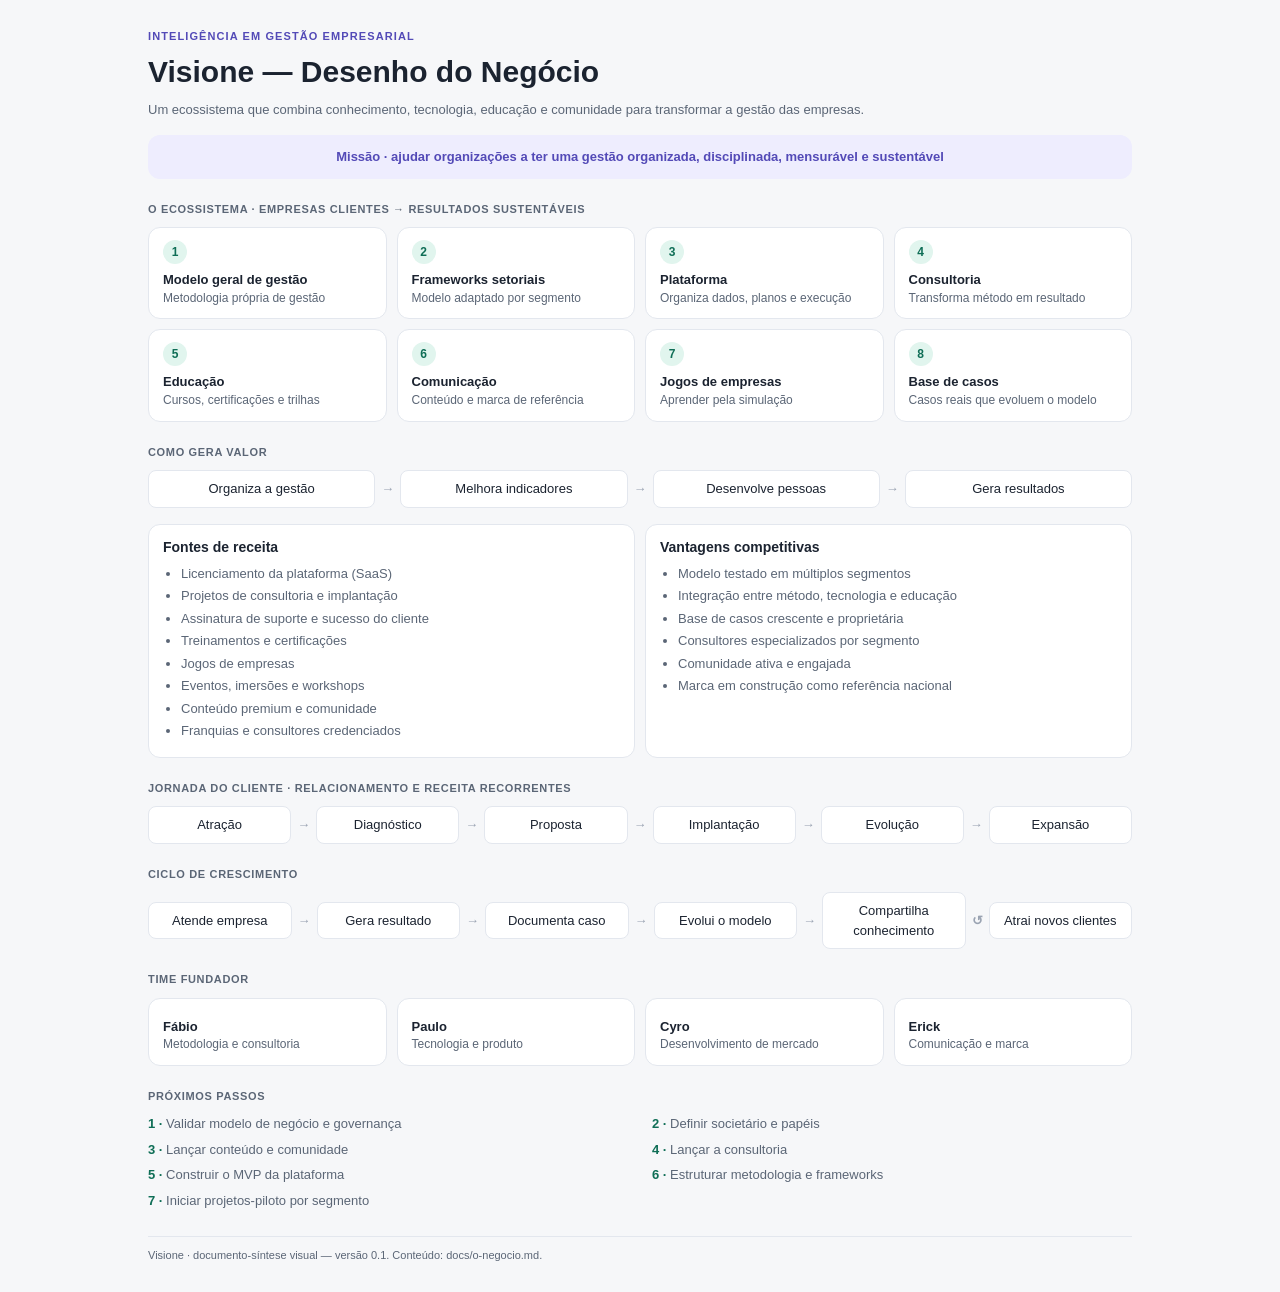
<file: docs/desenho-do-negocio.html>
<!DOCTYPE html>
<html lang="pt-BR">
<head>
<meta charset="utf-8">
<meta name="viewport" content="width=device-width, initial-scale=1">
<title>Visione — Desenho do Negócio</title>
<style>
  :root{
    --ink:#1b2330; --muted:#5b6676; --line:#e3e7ee;
    --teal:#0f6e56; --teal-bg:#e1f5ee;
    --purple:#534ab7; --purple-bg:#eeedfe;
    --card:#ffffff; --page:#f6f7f9;
  }
  *{box-sizing:border-box}
  body{margin:0;background:var(--page);color:var(--ink);
    font-family:-apple-system,BlinkMacSystemFont,"Segoe UI",Roboto,Helvetica,Arial,sans-serif;
    font-size:13px;line-height:1.5}
  .page{max-width:1040px;margin:0 auto;padding:28px}
  .kick{font-size:11px;letter-spacing:.1em;text-transform:uppercase;color:var(--purple);font-weight:600}
  h1{font-size:30px;margin:4px 0 6px;font-weight:700}
  .tagline{color:var(--muted);max-width:760px}
  .banner{margin:16px 0;background:var(--purple-bg);color:var(--purple);
    border-radius:12px;padding:12px 16px;font-weight:600;text-align:center}
  .sec{font-size:11px;letter-spacing:.06em;text-transform:uppercase;color:var(--muted);
    font-weight:600;margin:22px 0 10px}
  .grid{display:grid;gap:10px}
  .g4{grid-template-columns:repeat(4,1fr)}
  .g2{grid-template-columns:1fr 1fr}
  .card{background:var(--card);border:1px solid var(--line);border-radius:12px;padding:12px 14px}
  .badge{display:inline-flex;align-items:center;justify-content:center;width:24px;height:24px;
    border-radius:999px;background:var(--teal-bg);color:var(--teal);font-weight:700;font-size:12px}
  .pname{font-weight:600;margin-top:6px}
  .psub{color:var(--muted);font-size:12px;line-height:1.4}
  .flow{display:flex;gap:6px;flex-wrap:wrap;align-items:center}
  .step{flex:1;min-width:90px;background:var(--card);border:1px solid var(--line);
    border-radius:8px;padding:8px;text-align:center}
  .arrow{color:#9aa3b2;font-weight:700}
  .card h3{font-size:14px;margin:0 0 6px;font-weight:600}
  ul{margin:4px 0;padding-left:18px}
  li{margin:3px 0;color:var(--muted)}
  .next{display:grid;grid-template-columns:1fr 1fr;gap:6px 24px}
  .next div{color:var(--muted)}
  .next b{color:var(--teal)}
  footer{margin-top:26px;color:var(--muted);font-size:11px;border-top:1px solid var(--line);padding-top:10px}
  @media print{
    body{background:#fff}
    .page{max-width:none;padding:0}
    .card,.step{break-inside:avoid}
    @page{margin:14mm}
  }
</style>
</head>
<body>
<div class="page">
  <div class="kick">Inteligência em gestão empresarial</div>
  <h1>Visione — Desenho do Negócio</h1>
  <div class="tagline">Um ecossistema que combina conhecimento, tecnologia, educação e comunidade para transformar a gestão das empresas.</div>

  <div class="banner">Missão · ajudar organizações a ter uma gestão organizada, disciplinada, mensurável e sustentável</div>

  <div class="sec">O ecossistema · empresas clientes → resultados sustentáveis</div>
  <div class="grid g4">
    <div class="card"><span class="badge">1</span><div class="pname">Modelo geral de gestão</div><div class="psub">Metodologia própria de gestão</div></div>
    <div class="card"><span class="badge">2</span><div class="pname">Frameworks setoriais</div><div class="psub">Modelo adaptado por segmento</div></div>
    <div class="card"><span class="badge">3</span><div class="pname">Plataforma</div><div class="psub">Organiza dados, planos e execução</div></div>
    <div class="card"><span class="badge">4</span><div class="pname">Consultoria</div><div class="psub">Transforma método em resultado</div></div>
    <div class="card"><span class="badge">5</span><div class="pname">Educação</div><div class="psub">Cursos, certificações e trilhas</div></div>
    <div class="card"><span class="badge">6</span><div class="pname">Comunicação</div><div class="psub">Conteúdo e marca de referência</div></div>
    <div class="card"><span class="badge">7</span><div class="pname">Jogos de empresas</div><div class="psub">Aprender pela simulação</div></div>
    <div class="card"><span class="badge">8</span><div class="pname">Base de casos</div><div class="psub">Casos reais que evoluem o modelo</div></div>
  </div>

  <div class="sec">Como gera valor</div>
  <div class="flow">
    <div class="step">Organiza a gestão</div><span class="arrow">→</span>
    <div class="step">Melhora indicadores</div><span class="arrow">→</span>
    <div class="step">Desenvolve pessoas</div><span class="arrow">→</span>
    <div class="step">Gera resultados</div>
  </div>

  <div class="grid g2" style="margin-top:16px">
    <div class="card">
      <h3>Fontes de receita</h3>
      <ul>
        <li>Licenciamento da plataforma (SaaS)</li>
        <li>Projetos de consultoria e implantação</li>
        <li>Assinatura de suporte e sucesso do cliente</li>
        <li>Treinamentos e certificações</li>
        <li>Jogos de empresas</li>
        <li>Eventos, imersões e workshops</li>
        <li>Conteúdo premium e comunidade</li>
        <li>Franquias e consultores credenciados</li>
      </ul>
    </div>
    <div class="card">
      <h3>Vantagens competitivas</h3>
      <ul>
        <li>Modelo testado em múltiplos segmentos</li>
        <li>Integração entre método, tecnologia e educação</li>
        <li>Base de casos crescente e proprietária</li>
        <li>Consultores especializados por segmento</li>
        <li>Comunidade ativa e engajada</li>
        <li>Marca em construção como referência nacional</li>
      </ul>
    </div>
  </div>

  <div class="sec">Jornada do cliente · relacionamento e receita recorrentes</div>
  <div class="flow">
    <div class="step">Atração</div><span class="arrow">→</span>
    <div class="step">Diagnóstico</div><span class="arrow">→</span>
    <div class="step">Proposta</div><span class="arrow">→</span>
    <div class="step">Implantação</div><span class="arrow">→</span>
    <div class="step">Evolução</div><span class="arrow">→</span>
    <div class="step">Expansão</div>
  </div>

  <div class="sec">Ciclo de crescimento</div>
  <div class="flow">
    <div class="step">Atende empresa</div><span class="arrow">→</span>
    <div class="step">Gera resultado</div><span class="arrow">→</span>
    <div class="step">Documenta caso</div><span class="arrow">→</span>
    <div class="step">Evolui o modelo</div><span class="arrow">→</span>
    <div class="step">Compartilha conhecimento</div><span class="arrow">↺</span>
    <div class="step">Atrai novos clientes</div>
  </div>

  <div class="sec">Time fundador</div>
  <div class="grid g4">
    <div class="card"><div class="pname">Fábio</div><div class="psub">Metodologia e consultoria</div></div>
    <div class="card"><div class="pname">Paulo</div><div class="psub">Tecnologia e produto</div></div>
    <div class="card"><div class="pname">Cyro</div><div class="psub">Desenvolvimento de mercado</div></div>
    <div class="card"><div class="pname">Erick</div><div class="psub">Comunicação e marca</div></div>
  </div>

  <div class="sec">Próximos passos</div>
  <div class="next">
    <div><b>1 ·</b> Validar modelo de negócio e governança</div>
    <div><b>2 ·</b> Definir societário e papéis</div>
    <div><b>3 ·</b> Lançar conteúdo e comunidade</div>
    <div><b>4 ·</b> Lançar a consultoria</div>
    <div><b>5 ·</b> Construir o MVP da plataforma</div>
    <div><b>6 ·</b> Estruturar metodologia e frameworks</div>
    <div><b>7 ·</b> Iniciar projetos-piloto por segmento</div>
  </div>

  <footer>Visione · documento-síntese visual — versão 0.1. Conteúdo: docs/o-negocio.md.</footer>
</div>
</body>
</html>
</file>
<file: styles.css>
/* Visione — site institucional
   Direção de marca: clareza, profundidade, calma, precisão, humano.
   Base papel · texto cinza-tinta · primária azul-noite · acento ocre. */

:root{
  --paper:#FBFAF7;
  --paper-2:#F4F1EA;
  --ink:#1c1d1a;
  --muted:#5d5f59;
  --line:#E7E2D8;
  --blue:#1f2a44;
  --blue-2:#161f36;
  --ochre:#B5832E;
  --ochre-soft:#F3EAD6;
  --maxw:1120px;
  --radius:14px;
}

*{box-sizing:border-box}
html{scroll-behavior:smooth}
body{
  margin:0;
  background:var(--paper);
  color:var(--ink);
  font-family:"Inter",-apple-system,BlinkMacSystemFont,"Segoe UI",Roboto,sans-serif;
  font-size:17px;
  line-height:1.65;
  -webkit-font-smoothing:antialiased;
}
h1,h2,h3{
  font-family:"Newsreader","Iowan Old Style",Georgia,serif;
  font-weight:500;
  line-height:1.15;
  letter-spacing:-0.01em;
  margin:0;
}
a{color:inherit}
img{max-width:100%}

.wrap{max-width:var(--maxw);margin:0 auto;padding:0 24px}
.eyebrow{
  font-size:13px;letter-spacing:.14em;text-transform:uppercase;
  color:var(--ochre);font-weight:600;margin:0 0 14px;
}
.lead{font-size:20px;color:var(--muted);line-height:1.6}
.muted{color:var(--muted)}

/* botões */
.btn{
  display:inline-block;text-decoration:none;font-weight:500;font-size:16px;
  padding:13px 22px;border-radius:999px;border:1px solid transparent;
  transition:.18s ease;
}
.btn-primary{background:var(--blue);color:#fff}
.btn-primary:hover{background:var(--blue-2)}
.btn-ghost{background:transparent;color:var(--ink);border-color:var(--line)}
.btn-ghost:hover{border-color:var(--ink)}

/* header */
header.nav{
  position:sticky;top:0;z-index:20;
  background:rgba(251,250,247,.85);backdrop-filter:saturate(140%) blur(8px);
  border-bottom:1px solid var(--line);
}
.nav-inner{display:flex;align-items:center;justify-content:space-between;height:68px}
.brand{font-family:"Newsreader",Georgia,serif;font-size:24px;font-weight:600;letter-spacing:-.01em;text-decoration:none}
.brand span{color:var(--ochre)}
.nav-links{display:flex;gap:30px;align-items:center}
.nav-links a{text-decoration:none;color:var(--muted);font-size:15px;transition:.15s}
.nav-links a:hover{color:var(--ink)}
.nav-links .btn{padding:10px 18px;font-size:15px;color:#fff}

/* hero */
.hero{padding:96px 0 84px}
.hero h1{font-size:60px;max-width:15ch}
.hero p.lead{margin:28px 0 0;max-width:46ch}
.hero .cta{margin-top:38px;display:flex;gap:14px;flex-wrap:wrap}

/* secoes */
section{padding:84px 0;border-top:1px solid var(--line)}
.section-head{max-width:62ch;margin-bottom:48px}
.section-head h2{font-size:38px}
.section-head p{margin:16px 0 0}

/* bloco premissa (escuro) */
.dark{background:var(--blue);color:#fff;border:none}
.dark .eyebrow{color:#D9B566}
.dark h2{font-size:40px;max-width:20ch}
.dark p{color:#c7cbd6;font-size:19px;max-width:54ch;margin-top:20px}
.dark .narrative{display:grid;grid-template-columns:repeat(3,1fr);gap:24px;margin-top:52px}
.dark .narrative div{border-top:2px solid rgba(255,255,255,.18);padding-top:18px}
.dark .narrative h3{font-size:20px;color:#fff;margin-bottom:8px}
.dark .narrative p{font-size:16px;color:#b9bdc9;margin:0}

/* valor — passos */
.steps{display:grid;grid-template-columns:repeat(4,1fr);gap:20px}
.step{padding:24px;background:#fff;border:1px solid var(--line);border-radius:var(--radius)}
.step .n{font-family:"Newsreader",serif;font-size:22px;color:var(--ochre)}
.step h3{font-size:19px;margin:10px 0 6px}
.step p{font-size:15px;color:var(--muted);margin:0}

/* pilares */
.pillars{display:grid;grid-template-columns:repeat(4,1fr);gap:18px}
.pillar{padding:22px;background:#fff;border:1px solid var(--line);border-radius:var(--radius);transition:.18s}
.pillar:hover{border-color:var(--ink);transform:translateY(-2px)}
.pillar .num{
  display:inline-flex;width:30px;height:30px;align-items:center;justify-content:center;
  border-radius:8px;background:var(--ochre-soft);color:var(--ochre);
  font-family:"Newsreader",serif;font-size:16px;font-weight:600;margin-bottom:14px;
}
.pillar h3{font-size:18px;margin:0 0 6px}
.pillar p{font-size:14.5px;color:var(--muted);margin:0;line-height:1.55}

/* para quem — tags */
.tags{display:flex;flex-wrap:wrap;gap:10px;margin-top:8px}
.tag{padding:8px 16px;border:1px solid var(--line);border-radius:999px;background:#fff;font-size:15px;color:var(--ink)}

/* diferenciais */
.diffs{display:grid;grid-template-columns:1fr 1fr;gap:14px 40px}
.diff{display:flex;gap:14px;padding:16px 0;border-bottom:1px solid var(--line)}
.diff .mark{color:var(--ochre);font-weight:600;font-family:"Newsreader",serif}
.diff p{margin:0}
.diff strong{font-weight:600}

/* time */
.team{display:grid;grid-template-columns:repeat(4,1fr);gap:18px}
.member{padding:24px;background:var(--paper-2);border-radius:var(--radius)}
.member .av{
  width:52px;height:52px;border-radius:50%;background:var(--blue);color:#fff;
  display:flex;align-items:center;justify-content:center;font-family:"Newsreader",serif;font-size:22px;margin-bottom:16px;
}
.member h3{font-size:19px;margin:0 0 4px}
.member p{font-size:14.5px;color:var(--muted);margin:0}

/* cta final */
.cta-final{background:var(--paper-2);border-radius:24px;padding:64px;text-align:center;margin:0 24px}
.cta-final h2{font-size:40px;max-width:18ch;margin:0 auto}
.cta-final p{margin:18px auto 32px;max-width:48ch}
.cta-final .btn{margin:0 6px}

/* footer */
footer{padding:54px 0;border-top:1px solid var(--line);color:var(--muted);font-size:14.5px}
.foot-inner{display:flex;justify-content:space-between;align-items:center;flex-wrap:wrap;gap:16px}
.foot-brand{font-family:"Newsreader",serif;font-size:20px;color:var(--ink)}

/* responsivo */
@media (max-width:860px){
  .hero h1{font-size:42px}
  .section-head h2,.dark h2,.cta-final h2{font-size:30px}
  .steps,.pillars,.team{grid-template-columns:1fr 1fr}
  .dark .narrative{grid-template-columns:1fr}
  .diffs{grid-template-columns:1fr}
  .nav-links a:not(.btn){display:none}
  .cta-final{padding:44px 22px}
}
@media (max-width:520px){
  .steps,.pillars,.team{grid-template-columns:1fr}
  .hero{padding:60px 0 56px}
  section{padding:60px 0}
}

/* ===== menu mobile (CSS puro, sem JS) ===== */
.nav-toggle{display:none}
.nav-burger{display:none;cursor:pointer;font-size:26px;line-height:1;color:var(--ink);user-select:none}
@media (max-width:860px){
  .nav-burger{display:block}
  .nav-links{
    position:absolute;top:68px;left:0;right:0;
    flex-direction:column;align-items:flex-start;gap:0;
    background:var(--paper);border-bottom:1px solid var(--line);
    padding:8px 24px 18px;
    max-height:0;overflow:hidden;transition:max-height .25s ease;
  }
  .nav-links a:not(.btn){display:block;padding:12px 0;font-size:17px;width:100%}
  .nav-links .btn{margin-top:10px}
  .nav-toggle:checked ~ .nav-links{max-height:340px}
}

/* ===== scroll-reveal ===== */
.js-reveal .reveal{opacity:0;transform:translateY(16px);transition:opacity .6s ease,transform .6s ease}
.js-reveal .reveal.is-visible{opacity:1;transform:none}

/* ===== motivo da lente (hero) ===== */
.hero-grid{display:grid;grid-template-columns:1.1fr .9fr;gap:48px;align-items:center}
.lens{width:100%;max-width:380px;margin-left:auto;display:block}
@media (max-width:860px){
  .hero-grid{grid-template-columns:1fr}
  .lens{display:none}
}

/* ===== páginas internas ===== */
.subhero{padding:80px 0 56px;border-top:none}
.subhero h1{font-size:50px;max-width:18ch}
.subhero p.lead{margin-top:22px;max-width:52ch}
.back{display:inline-flex;align-items:center;gap:6px;text-decoration:none;color:var(--muted);font-size:15px;margin-bottom:26px;transition:.15s}
.back:hover{color:var(--ink)}

/* dimensões (lista numerada rica) */
.dims{display:grid;gap:18px}
.dim{display:grid;grid-template-columns:64px 1fr;gap:24px;align-items:start;padding:26px;background:#fff;border:1px solid var(--line);border-radius:var(--radius)}
.dim .di{font-family:"Newsreader",serif;font-size:36px;color:var(--ochre);line-height:1}
.dim h3{font-size:21px;margin:0 0 6px}
.dim p{margin:0;color:var(--muted);font-size:16px}
.dim p.fail{margin-top:8px;font-size:14.5px;color:var(--ink)}
.dim p.fail span{color:var(--ochre);font-weight:600}
@media (max-width:520px){.dim{grid-template-columns:1fr;gap:10px}}

/* pilar — secção detalhada (ecossistema.html) */
.pillar-detail{padding:48px 0;border-top:1px solid var(--line)}
.pillar-detail:first-of-type{border-top:none}
.pillar-detail .num{
  display:inline-flex;width:38px;height:38px;align-items:center;justify-content:center;
  border-radius:10px;background:var(--ochre-soft);color:var(--ochre);
  font-family:"Newsreader",serif;font-size:20px;font-weight:600;margin-bottom:16px;
}
.pillar-detail h2{font-size:30px;margin:0 0 12px}
.pillar-detail .body{display:grid;grid-template-columns:1fr 1fr;gap:18px 48px}
.pillar-detail .body > p{margin:0;font-size:17px;color:var(--muted);grid-column:1/-1;max-width:62ch}
.pillar-detail ul{margin:8px 0 0;padding-left:18px;color:var(--muted)}
.pillar-detail li{margin:5px 0}
.pillar-detail h4{font-size:14px;text-transform:uppercase;letter-spacing:.05em;color:var(--ink);margin:6px 0 2px}
@media (max-width:680px){.pillar-detail .body{grid-template-columns:1fr}}

/* link em card de pilar (home) */
a.pillar{text-decoration:none;color:inherit;display:block}
a.pillar .more{font-size:14px;color:var(--ochre);font-weight:500;margin-top:12px;display:inline-block}

/* ===== contato ===== */
.contact-grid{display:grid;grid-template-columns:1fr 1.15fr;gap:56px;align-items:start}
.contact-aside p{color:var(--muted)}
.contact-aside .channel{margin-top:24px}
.contact-aside .channel h4{font-size:13px;text-transform:uppercase;letter-spacing:.05em;color:var(--ink);margin:0 0 4px}
.contact-aside .channel a{color:var(--blue);text-decoration:none}
.contact-aside .channel a:hover{text-decoration:underline}
form.contact{background:#fff;border:1px solid var(--line);border-radius:var(--radius);padding:32px}
.field{margin-bottom:18px}
.field label{display:block;font-size:14px;font-weight:500;margin-bottom:7px}
.field input,.field select,.field textarea{
  width:100%;padding:12px 14px;font-family:inherit;font-size:16px;color:var(--ink);
  background:var(--paper);border:1px solid var(--line);border-radius:10px;transition:border-color .15s;
}
.field input:focus,.field select:focus,.field textarea:focus{outline:none;border-color:var(--blue)}
.field textarea{min-height:130px;resize:vertical}
.field-row{display:grid;grid-template-columns:1fr 1fr;gap:18px}
.hp{position:absolute;left:-9999px}
form.contact .btn-primary{border:none;cursor:pointer;width:100%;font-family:inherit}
.form-note{font-size:13px;color:var(--muted);margin-top:14px;text-align:center}
@media (max-width:860px){
  .contact-grid{grid-template-columns:1fr;gap:36px}
}
@media (max-width:520px){
  .field-row{grid-template-columns:1fr}
  form.contact{padding:22px}
}
</file>
